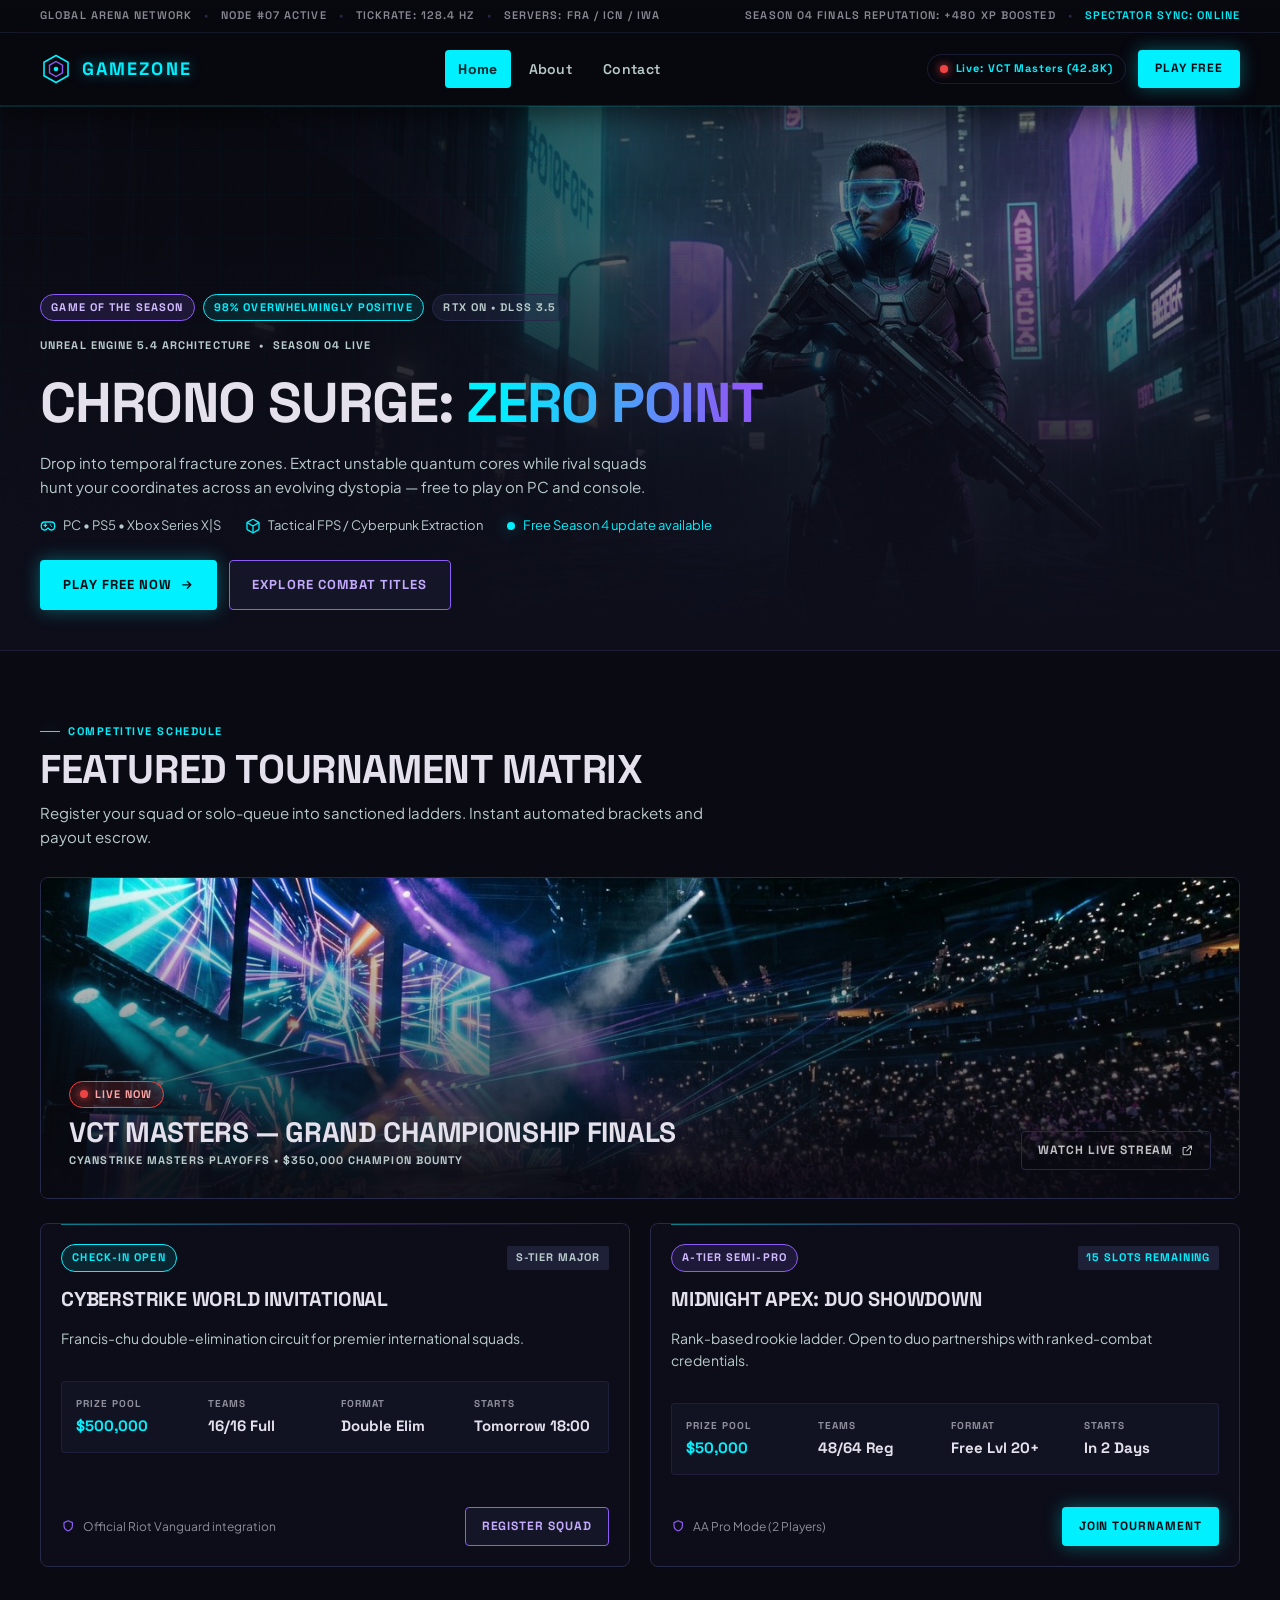
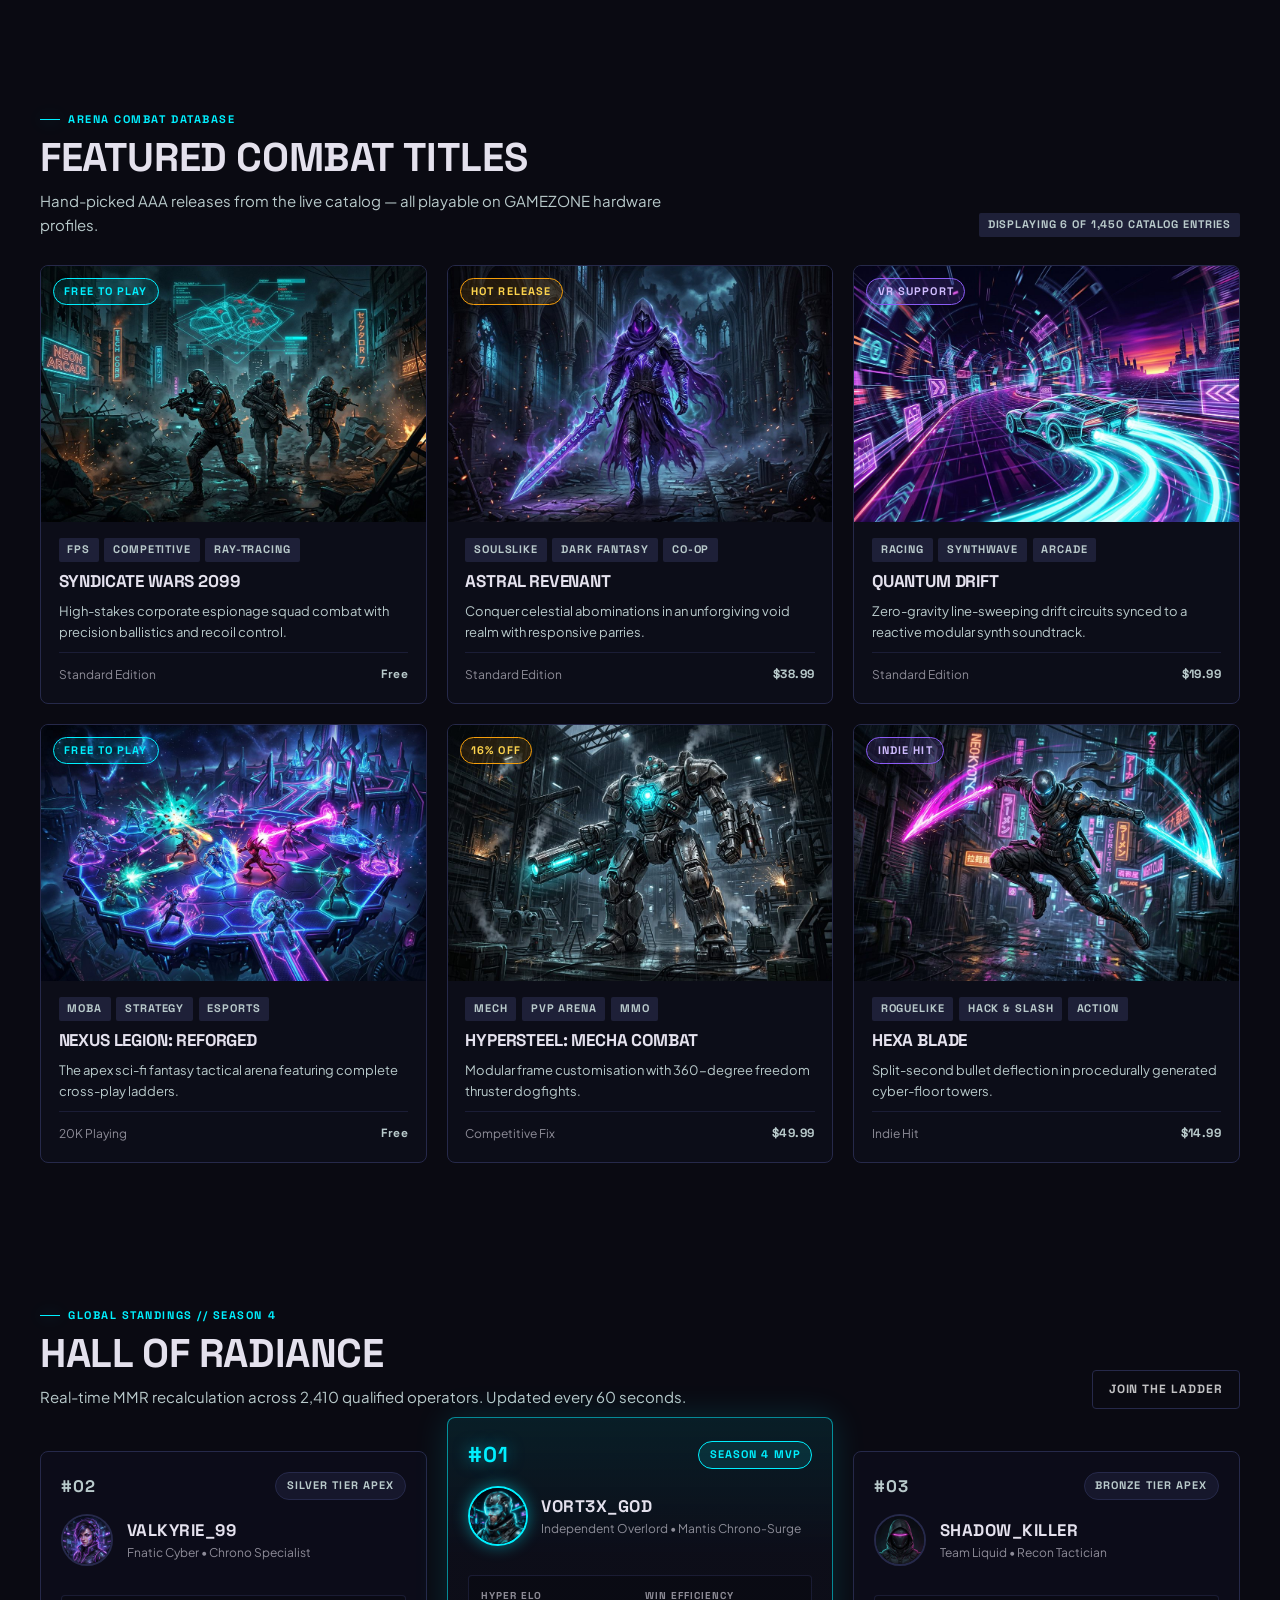
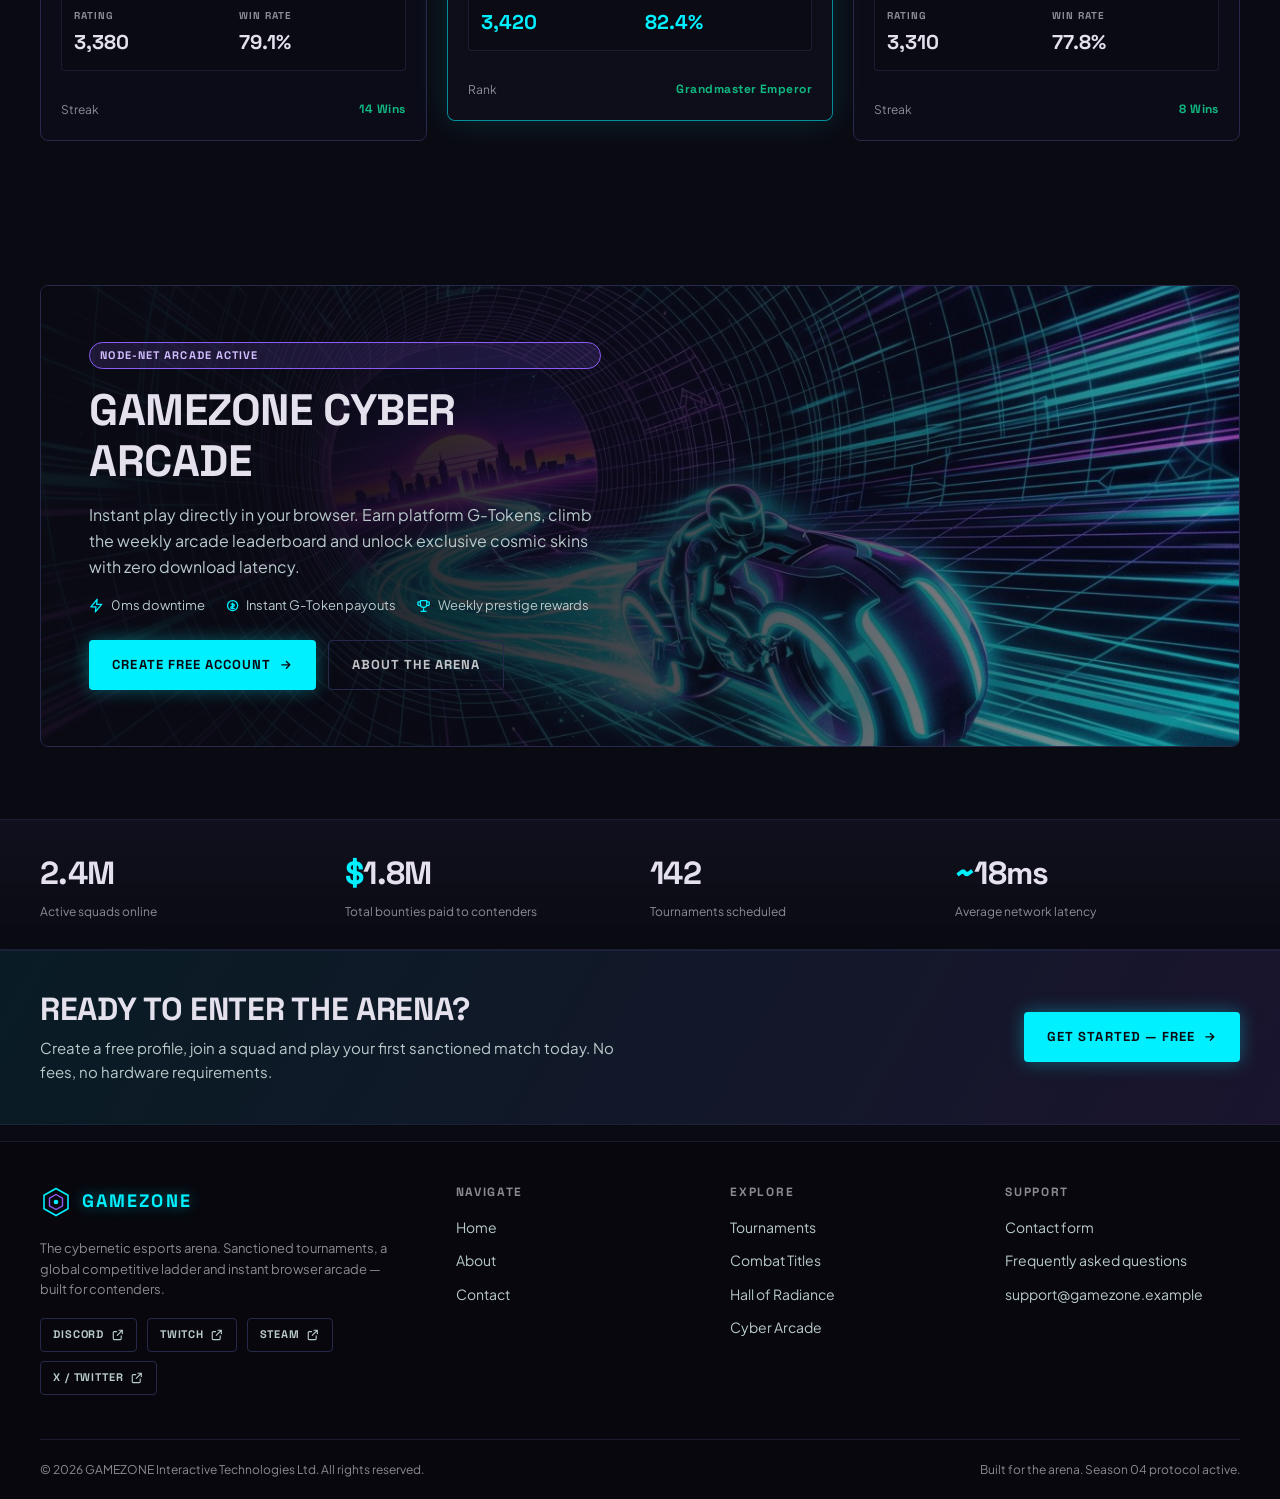
<file: index.html>
<!DOCTYPE html>
<html lang="en">
<head>
  <meta charset="utf-8">
  <meta name="viewport" content="width=device-width, initial-scale=1">
  <title>GAMEZONE — The Cybernetic Esports Arena</title>
  <meta name="description" content="GAMEZONE is the cybernetic esports arena: instant browser arcade, sanctioned tournaments, a 1,450-title combat catalog and a global competitive ladder.">
  <link rel="icon" type="image/svg+xml" href="assets/favicon.svg">
  <link rel="preconnect" href="https://fonts.googleapis.com">
  <link rel="preconnect" href="https://fonts.gstatic.com" crossorigin>
  <link href="https://fonts.googleapis.com/css2?family=Plus+Jakarta+Sans:wght@400;500;600;700&family=Space+Grotesk:wght@500;600;700&display=swap" rel="stylesheet">
  <link rel="stylesheet" href="css/styles.css">
  <script src="js/main.js" defer></script>
</head>
<body>
  <a class="skip-link" href="#main">Skip to main content</a>

  <!-- Utility strip -->
  <div class="topbar">
    <div class="container topbar__inner">
      <div class="topbar__group">
        <span>Global Arena Network</span>
        <span class="topbar__dot">•</span>
        <span>Node #07 Active</span>
        <span class="topbar__dot">•</span>
        <span>Tickrate: 128.4 Hz</span>
        <span class="topbar__dot">•</span>
        <span>Servers: FRA / ICN / IWA</span>
      </div>
      <div class="topbar__group topbar__group--hide-sm">
        <span>Season 04 Finals Reputation: +480 XP Boosted</span>
        <span class="topbar__dot">•</span>
        <span class="topbar__live">Spectator Sync: Online</span>
      </div>
    </div>
  </div>

  <!-- Header -->
  <header class="site-header">
    <div class="container header__inner">
      <a class="brand" href="index.html">
        <svg class="brand__mark" viewBox="0 0 32 32" fill="none" aria-hidden="true">
          <path d="M16 2.5 28 9.25v13.5L16 29.5 4 22.75V9.25Z" stroke="#00F0FF" stroke-width="1.6"/>
          <path d="M16 8.5 22.5 12.25v7.5L16 23.5l-6.5-3.75v-7.5Z" stroke="#8B5CF6" stroke-width="1.4"/>
          <circle cx="16" cy="16" r="2.3" fill="#00F0FF"/>
        </svg>
        <span class="brand__name">Gamezone</span>
      </a>

      <nav class="main-nav" id="main-nav" aria-label="Main navigation">
        <ul>
          <li><a href="index.html" aria-current="page">Home</a></li>
          <li><a href="about.html">About</a></li>
          <li><a href="contact.html">Contact</a></li>
        </ul>
      </nav>

      <div class="header__actions">
        <span class="live-pill"><span class="beacon" aria-hidden="true"></span>Live: VCT Masters (42.8K)</span>
        <a class="btn btn--primary btn--sm header__cta" href="#arcade">Play Free</a>
        <button class="nav-toggle" type="button" aria-expanded="false" aria-controls="main-nav">
          <span class="visually-hidden">Toggle navigation menu</span>
          <svg class="nav-toggle__icon nav-toggle__icon--open" viewBox="0 0 24 24" fill="none" stroke="currentColor" stroke-width="2" stroke-linecap="round" aria-hidden="true">
            <path d="M4 7h16M4 12h16M4 17h16"/>
          </svg>
          <svg class="nav-toggle__icon nav-toggle__icon--close" viewBox="0 0 24 24" fill="none" stroke="currentColor" stroke-width="2" stroke-linecap="round" aria-hidden="true">
            <path d="M6 6l12 12M18 6 6 18"/>
          </svg>
        </button>
      </div>
    </div>
  </header>

  <main id="main">
    <!-- Hero -->
    <section class="hero">
      <div class="hero__bleed container">
        <img class="hero__bg" src="assets/images/hero-chrono-surge.jpg" alt="" loading="eager">
        <div class="hero__scrim" aria-hidden="true"></div>
        <div class="hero__grid-overlay" aria-hidden="true"></div>

        <div class="hero__content">
          <div class="hero__badges">
            <span class="badge badge--violet">Game of the Season</span>
            <span class="badge badge--cyan">98% Overwhelmingly Positive</span>
            <span class="badge">RTX On • DLSS 3.5</span>
          </div>

          <p class="mono text-dim">Unreal Engine 5.4 Architecture &nbsp;•&nbsp; Season 04 Live</p>

          <h1 class="hero__title">Chrono Surge: <span class="hero__accent">Zero Point</span></h1>

          <p class="hero__lead">
            Drop into temporal fracture zones. Extract unstable quantum cores while rival squads
            hunt your coordinates across an evolving dystopia — free to play on PC and console.
          </p>

          <div class="meta-row">
            <span class="meta-row__item">
              <svg viewBox="0 0 24 24" fill="none" stroke="currentColor" stroke-width="2" stroke-linecap="round" stroke-linejoin="round" aria-hidden="true"><path d="M6 11h4M8 9v4M15.5 10.5h.01M17.5 12.5h.01"/><path d="M7 6h10a5 5 0 0 1 5 5v2a5 5 0 0 1-9.2 2.7L12 15l-.8.7A5 5 0 0 1 2 13v-2a5 5 0 0 1 5-5z"/></svg>
              PC • PS5 • Xbox Series X|S
            </span>
            <span class="meta-row__item">
              <svg viewBox="0 0 24 24" fill="none" stroke="currentColor" stroke-width="2" stroke-linecap="round" stroke-linejoin="round" aria-hidden="true"><path d="M21 16V8a2 2 0 0 0-1-1.73l-7-4a2 2 0 0 0-2 0l-7 4A2 2 0 0 0 3 8v8a2 2 0 0 0 1 1.73l7 4a2 2 0 0 0 2 0l7-4A2 2 0 0 0 21 16z"/><path d="M3.3 7 12 12l8.7-5M12 22V12"/></svg>
              Tactical FPS / Cyberpunk Extraction
            </span>
            <span class="meta-row__item meta-row__live">
              <span class="beacon" style="background: var(--cyan); box-shadow: var(--glow-cyan);" aria-hidden="true"></span>
              Free Season 4 update available
            </span>
          </div>

          <div class="hero__actions">
            <a class="btn btn--primary" href="#arcade">
              Play Free Now
              <svg class="btn__icon" viewBox="0 0 24 24" fill="none" stroke="currentColor" stroke-width="2.4" stroke-linecap="round" stroke-linejoin="round" aria-hidden="true"><path d="M5 12h14M13 6l6 6-6 6"/></svg>
            </a>
            <a class="btn btn--secondary" href="#titles">Explore Combat Titles</a>
          </div>
        </div>
      </div>
    </section>

    <!-- Tournaments -->
    <section class="section" id="tournaments">
      <div class="container">
        <div class="section-head">
          <div>
            <p class="eyebrow">Competitive Schedule</p>
            <h2>Featured Tournament Matrix</h2>
            <p class="section-head__lead">
              Register your squad or solo-queue into sanctioned ladders. Instant automated
              brackets and payout escrow.
            </p>
          </div>
        </div>

        <div class="tournament-banner">
          <img src="assets/images/tournament-arena.jpg" alt="A packed esports arena during a championship final, lit by cyan and violet stage lights" loading="lazy">
          <div class="tournament-banner__scrim" aria-hidden="true"></div>
          <div class="tournament-banner__content">
            <div>
              <span class="badge badge--live"><span class="beacon" aria-hidden="true"></span>Live Now</span>
              <h3>VCT Masters — Grand Championship Finals</h3>
              <p class="mono text-dim">Cyanstrike Masters Playoffs • $350,000 Champion Bounty</p>
            </div>
            <a class="btn btn--ghost btn--sm" href="https://www.twitch.tv/" target="_blank" rel="noopener">
              Watch Live Stream
              <span class="visually-hidden">(opens in a new tab)</span>
              <svg class="btn__icon" viewBox="0 0 24 24" fill="none" stroke="currentColor" stroke-width="2" stroke-linecap="round" stroke-linejoin="round" aria-hidden="true"><path d="M14 4h6v6M20 4 11 13"/><path d="M18 14v5a1.5 1.5 0 0 1-1.5 1.5h-11A1.5 1.5 0 0 1 4 19V8a1.5 1.5 0 0 1 1.5-1.5H10"/></svg>
            </a>
          </div>
        </div>

        <div class="t-grid">
          <article class="t-card">
            <div class="t-card__top">
              <span class="badge badge--cyan">Check-In Open</span>
              <span class="chip">S-Tier Major</span>
            </div>
            <h3>Cyberstrike World Invitational</h3>
            <p class="t-card__desc">Francis-chu double-elimination circuit for premier international squads.</p>
            <dl class="t-card__stats">
              <div><dt>Prize Pool</dt><dd class="accent">$500,000</dd></div>
              <div><dt>Teams</dt><dd>16/16 Full</dd></div>
              <div><dt>Format</dt><dd>Double Elim</dd></div>
              <div><dt>Starts</dt><dd>Tomorrow 18:00</dd></div>
            </dl>
            <div class="t-card__foot">
              <span class="t-card__note">
                <svg viewBox="0 0 24 24" fill="none" stroke="currentColor" stroke-width="2" stroke-linecap="round" stroke-linejoin="round" aria-hidden="true"><path d="M12 3l7 3v5c0 4.5-3 7.6-7 9-4-1.4-7-4.5-7-9V6z"/></svg>
                Official Riot Vanguard integration
              </span>
              <a class="btn btn--secondary btn--sm" href="contact.html#contact-form">Register Squad</a>
            </div>
          </article>

          <article class="t-card">
            <div class="t-card__top">
              <span class="badge badge--violet">A-Tier Semi-Pro</span>
              <span class="chip chip--cyan">15 Slots Remaining</span>
            </div>
            <h3>Midnight Apex: Duo Showdown</h3>
            <p class="t-card__desc">Rank-based rookie ladder. Open to duo partnerships with ranked-combat credentials.</p>
            <dl class="t-card__stats">
              <div><dt>Prize Pool</dt><dd class="accent">$50,000</dd></div>
              <div><dt>Teams</dt><dd>48/64 Reg</dd></div>
              <div><dt>Format</dt><dd>Free Lvl 20+</dd></div>
              <div><dt>Starts</dt><dd>In 2 Days</dd></div>
            </dl>
            <div class="t-card__foot">
              <span class="t-card__note">
                <svg viewBox="0 0 24 24" fill="none" stroke="currentColor" stroke-width="2" stroke-linecap="round" stroke-linejoin="round" aria-hidden="true"><path d="M12 3l7 3v5c0 4.5-3 7.6-7 9-4-1.4-7-4.5-7-9V6z"/></svg>
                AA Pro Mode (2 Players)
              </span>
              <a class="btn btn--primary btn--sm" href="contact.html#contact-form">Join Tournament</a>
            </div>
          </article>
        </div>
      </div>
    </section>

    <!-- Combat titles -->
    <section class="section" id="titles">
      <div class="container">
        <div class="section-head">
          <div>
            <p class="eyebrow">Arena Combat Database</p>
            <h2>Featured Combat Titles</h2>
            <p class="section-head__lead">
              Hand-picked AAA releases from the live catalog — all playable on GAMEZONE hardware profiles.
            </p>
          </div>
          <span class="chip">Displaying 6 of 1,450 catalog entries</span>
        </div>

        <div class="game-grid">
          <article class="game-card">
            <div class="game-card__media">
              <img src="assets/images/game-syndicate-wars-2099.jpg" alt="Cover art for Syndicate Wars 2099: armored mercenaries advancing through a ruined neon city" loading="lazy">
              <span class="game-card__tag badge badge--cyan">Free to Play</span>
            </div>
            <div class="game-card__body">
              <div class="game-card__tags">
                <span class="chip">FPS</span><span class="chip">Competitive</span><span class="chip">Ray-Tracing</span>
              </div>
              <h3>Syndicate Wars 2099</h3>
              <p class="game-card__desc">High-stakes corporate espionage squad combat with precision ballistics and recoil control.</p>
              <div class="game-card__foot">
                <span>Standard Edition</span>
                <strong>Free</strong>
              </div>
            </div>
          </article>

          <article class="game-card">
            <div class="game-card__media">
              <img src="assets/images/game-astral-revenant.jpg" alt="Cover art for Astral Revenant: a hooded spectral knight glowing with violet runes" loading="lazy">
              <span class="game-card__tag badge badge--amber">Hot Release</span>
            </div>
            <div class="game-card__body">
              <div class="game-card__tags">
                <span class="chip">Soulslike</span><span class="chip">Dark Fantasy</span><span class="chip">Co-op</span>
              </div>
              <h3>Astral Revenant</h3>
              <p class="game-card__desc">Conquer celestial abominations in an unforgiving void realm with responsive parries.</p>
              <div class="game-card__foot">
                <span>Standard Edition</span>
                <strong>$38.99</strong>
              </div>
            </div>
          </article>

          <article class="game-card">
            <div class="game-card__media">
              <img src="assets/images/game-quantum-drift.jpg" alt="Cover art for Quantum Drift: a hovercar trailing cyan light through a neon tunnel" loading="lazy">
              <span class="game-card__tag badge badge--violet">VR Support</span>
            </div>
            <div class="game-card__body">
              <div class="game-card__tags">
                <span class="chip">Racing</span><span class="chip">Synthwave</span><span class="chip">Arcade</span>
              </div>
              <h3>Quantum Drift</h3>
              <p class="game-card__desc">Zero-gravity line-sweeping drift circuits synced to a reactive modular synth soundtrack.</p>
              <div class="game-card__foot">
                <span>Standard Edition</span>
                <strong>$19.99</strong>
              </div>
            </div>
          </article>

          <article class="game-card">
            <div class="game-card__media">
              <img src="assets/images/game-nexus-legion-reforged.jpg" alt="Cover art for Nexus Legion Reforged: champions clashing in a glowing hexagonal arena" loading="lazy">
              <span class="game-card__tag badge badge--cyan">Free to Play</span>
            </div>
            <div class="game-card__body">
              <div class="game-card__tags">
                <span class="chip">MOBA</span><span class="chip">Strategy</span><span class="chip">Esports</span>
              </div>
              <h3>Nexus Legion: Reforged</h3>
              <p class="game-card__desc">The apex sci-fi fantasy tactical arena featuring complete cross-play ladders.</p>
              <div class="game-card__foot">
                <span>20K Playing</span>
                <strong>Free</strong>
              </div>
            </div>
          </article>

          <article class="game-card">
            <div class="game-card__media">
              <img src="assets/images/game-hypersteel-mecha-combat.jpg" alt="Cover art for Hypersteel: a chrome battle mech with a glowing reactor core in a hangar" loading="lazy">
              <span class="game-card__tag badge badge--amber">16% Off</span>
            </div>
            <div class="game-card__body">
              <div class="game-card__tags">
                <span class="chip">Mech</span><span class="chip">PVP Arena</span><span class="chip">MMO</span>
              </div>
              <h3>Hypersteel: Mecha Combat</h3>
              <p class="game-card__desc">Modular frame customisation with 360-degree freedom thruster dogfights.</p>
              <div class="game-card__foot">
                <span>Competitive Fix</span>
                <strong>$49.99</strong>
              </div>
            </div>
          </article>

          <article class="game-card">
            <div class="game-card__media">
              <img src="assets/images/game-hexa-blade.jpg" alt="Cover art for Hexa Blade: a masked cyber-ninja leaping with glowing energy blades" loading="lazy">
              <span class="game-card__tag badge badge--violet">Indie Hit</span>
            </div>
            <div class="game-card__body">
              <div class="game-card__tags">
                <span class="chip">Roguelike</span><span class="chip">Hack &amp; Slash</span><span class="chip">Action</span>
              </div>
              <h3>Hexa Blade</h3>
              <p class="game-card__desc">Split-second bullet deflection in procedurally generated cyber-floor towers.</p>
              <div class="game-card__foot">
                <span>Indie Hit</span>
                <strong>$14.99</strong>
              </div>
            </div>
          </article>
        </div>
      </div>
    </section>

    <!-- Leaderboard -->
    <section class="section" id="leaderboard">
      <div class="container">
        <div class="section-head">
          <div>
            <p class="eyebrow">Global Standings // Season 4</p>
            <h2>Hall of Radiance</h2>
            <p class="section-head__lead">
              Real-time MMR recalculation across 2,410 qualified operators. Updated every 60 seconds.
            </p>
          </div>
          <a class="btn btn--ghost btn--sm" href="contact.html#contact-form">Join the Ladder</a>
        </div>

        <div class="podium">
          <article class="podium-card">
            <div class="podium-card__top">
              <span class="podium-card__rank">#02</span>
              <span class="badge">Silver Tier Apex</span>
            </div>
            <div class="podium-card__player">
              <img class="podium-card__avatar" src="assets/images/avatar-valkyrie.jpg" alt="Player portrait of Valkyrie_99" loading="lazy">
              <div>
                <p class="podium-card__name">Valkyrie_99</p>
                <p class="podium-card__clan">Fnatic Cyber • Chrono Specialist</p>
              </div>
            </div>
            <dl class="podium-stats">
              <div><dt>Rating</dt><dd>3,380</dd></div>
              <div><dt>Win Rate</dt><dd>79.1%</dd></div>
            </dl>
            <p class="podium-card__streak">Streak <strong>14 Wins</strong></p>
          </article>

          <article class="podium-card podium-card--first">
            <div class="podium-card__top">
              <span class="podium-card__rank">#01</span>
              <span class="badge badge--cyan">Season 4 MVP</span>
            </div>
            <div class="podium-card__player">
              <img class="podium-card__avatar" src="assets/images/avatar-vort3x.jpg" alt="Player portrait of Vort3x_God wearing a glowing visor helmet" loading="lazy">
              <div>
                <p class="podium-card__name">Vort3x_God</p>
                <p class="podium-card__clan">Independent Overlord • Mantis Chrono-Surge</p>
              </div>
            </div>
            <dl class="podium-stats">
              <div><dt>Hyper ELO</dt><dd>3,420</dd></div>
              <div><dt>Win Efficiency</dt><dd>82.4%</dd></div>
            </dl>
            <p class="podium-card__streak">Rank <strong>Grandmaster Emperor</strong></p>
          </article>

          <article class="podium-card">
            <div class="podium-card__top">
              <span class="podium-card__rank">#03</span>
              <span class="badge">Bronze Tier Apex</span>
            </div>
            <div class="podium-card__player">
              <img class="podium-card__avatar" src="assets/images/avatar-shadowkiller.jpg" alt="Player portrait of Shadow_Killer wearing a masked hood" loading="lazy">
              <div>
                <p class="podium-card__name">Shadow_Killer</p>
                <p class="podium-card__clan">Team Liquid • Recon Tactician</p>
              </div>
            </div>
            <dl class="podium-stats">
              <div><dt>Rating</dt><dd>3,310</dd></div>
              <div><dt>Win Rate</dt><dd>77.8%</dd></div>
            </dl>
            <p class="podium-card__streak">Streak <strong>8 Wins</strong></p>
          </article>
        </div>
      </div>
    </section>

    <!-- Arcade -->
    <section class="section" id="arcade">
      <div class="container">
        <div class="arcade-banner">
          <img class="arcade-banner__bg" src="assets/images/arcade-neon.jpg" alt="" loading="lazy">
          <div class="arcade-banner__scrim" aria-hidden="true"></div>
          <div class="arcade-banner__content">
            <span class="badge badge--violet">Node-Net Arcade Active</span>
            <h2>Gamezone Cyber Arcade</h2>
            <p class="text-dim">
              Instant play directly in your browser. Earn platform G-Tokens, climb the weekly
              arcade leaderboard and unlock exclusive cosmic skins with zero download latency.
            </p>
            <div class="feature-chips">
              <span>
                <svg viewBox="0 0 24 24" fill="none" stroke="currentColor" stroke-width="2" stroke-linecap="round" stroke-linejoin="round" aria-hidden="true"><path d="M13 2 3 14h8l-1 8 10-12h-8l1-8z"/></svg>
                0ms downtime
              </span>
              <span>
                <svg viewBox="0 0 24 24" fill="none" stroke="currentColor" stroke-width="2" stroke-linecap="round" stroke-linejoin="round" aria-hidden="true"><circle cx="12" cy="12" r="8"/><path d="M12 8v8M9.5 9.8h3.6a1.7 1.7 0 0 1 0 3.4h-2.2a1.7 1.7 0 0 0 0 3.4h3.6"/></svg>
                Instant G-Token payouts
              </span>
              <span>
                <svg viewBox="0 0 24 24" fill="none" stroke="currentColor" stroke-width="2" stroke-linecap="round" stroke-linejoin="round" aria-hidden="true"><path d="M8 21h8M12 17v4M7 4h10v6a5 5 0 0 1-10 0V4z"/><path d="M7 6H4a1 1 0 0 0-1 1v2a3 3 0 0 0 3 3M17 6h3a1 1 0 0 1 1 1v2a3 3 0 0 1-3 3"/></svg>
                Weekly prestige rewards
              </span>
            </div>
            <div class="hero__actions">
              <a class="btn btn--primary" href="contact.html#contact-form">
                Create Free Account
                <svg class="btn__icon" viewBox="0 0 24 24" fill="none" stroke="currentColor" stroke-width="2.4" stroke-linecap="round" stroke-linejoin="round" aria-hidden="true"><path d="M5 12h14M13 6l6 6-6 6"/></svg>
              </a>
              <a class="btn btn--ghost" href="about.html">About the Arena</a>
            </div>
          </div>
        </div>
      </div>
    </section>

    <!-- Stats -->
    <section class="stat-strip" aria-label="Platform statistics">
      <div class="container stat-strip__grid">
        <div class="stat">
          <p class="stat__value">2.4M</p>
          <p class="stat__label">Active squads online</p>
        </div>
        <div class="stat">
          <p class="stat__value"><em>$</em>1.8M</p>
          <p class="stat__label">Total bounties paid to contenders</p>
        </div>
        <div class="stat">
          <p class="stat__value">142</p>
          <p class="stat__label">Tournaments scheduled</p>
        </div>
        <div class="stat">
          <p class="stat__value"><em>~</em>18ms</p>
          <p class="stat__label">Average network latency</p>
        </div>
      </div>
    </section>

    <!-- Closing CTA -->
    <section class="cta-band">
      <div class="container cta-band__inner">
        <div>
          <h2>Ready to Enter the Arena?</h2>
          <p>Create a free profile, join a squad and play your first sanctioned match today. No fees, no hardware requirements.</p>
        </div>
        <a class="btn btn--primary" href="contact.html#contact-form">
          Get Started — Free
          <svg class="btn__icon" viewBox="0 0 24 24" fill="none" stroke="currentColor" stroke-width="2.4" stroke-linecap="round" stroke-linejoin="round" aria-hidden="true"><path d="M5 12h14M13 6l6 6-6 6"/></svg>
        </a>
      </div>
    </section>
  </main>

  <!-- Footer -->
  <footer class="site-footer">
    <div class="container">
      <div class="footer-grid">
        <div class="footer-brand">
          <a class="brand" href="index.html">
            <svg class="brand__mark" viewBox="0 0 32 32" fill="none" aria-hidden="true">
              <path d="M16 2.5 28 9.25v13.5L16 29.5 4 22.75V9.25Z" stroke="#00F0FF" stroke-width="1.6"/>
              <path d="M16 8.5 22.5 12.25v7.5L16 23.5l-6.5-3.75v-7.5Z" stroke="#8B5CF6" stroke-width="1.4"/>
              <circle cx="16" cy="16" r="2.3" fill="#00F0FF"/>
            </svg>
            <span class="brand__name">Gamezone</span>
          </a>
          <p>The cybernetic esports arena. Sanctioned tournaments, a global competitive ladder and instant browser arcade — built for contenders.</p>
          <div class="footer-social">
            <a href="https://discord.com/" target="_blank" rel="noopener">
              Discord
              <span class="visually-hidden">(opens in a new tab)</span>
              <svg viewBox="0 0 24 24" fill="none" stroke="currentColor" stroke-width="2" stroke-linecap="round" stroke-linejoin="round" aria-hidden="true"><path d="M14 4h6v6M20 4 11 13"/><path d="M18 14v5a1.5 1.5 0 0 1-1.5 1.5h-11A1.5 1.5 0 0 1 4 19V8a1.5 1.5 0 0 1 1.5-1.5H10"/></svg>
            </a>
            <a href="https://www.twitch.tv/" target="_blank" rel="noopener">
              Twitch
              <span class="visually-hidden">(opens in a new tab)</span>
              <svg viewBox="0 0 24 24" fill="none" stroke="currentColor" stroke-width="2" stroke-linecap="round" stroke-linejoin="round" aria-hidden="true"><path d="M14 4h6v6M20 4 11 13"/><path d="M18 14v5a1.5 1.5 0 0 1-1.5 1.5h-11A1.5 1.5 0 0 1 4 19V8a1.5 1.5 0 0 1 1.5-1.5H10"/></svg>
            </a>
            <a href="https://steamcommunity.com/" target="_blank" rel="noopener">
              Steam
              <span class="visually-hidden">(opens in a new tab)</span>
              <svg viewBox="0 0 24 24" fill="none" stroke="currentColor" stroke-width="2" stroke-linecap="round" stroke-linejoin="round" aria-hidden="true"><path d="M14 4h6v6M20 4 11 13"/><path d="M18 14v5a1.5 1.5 0 0 1-1.5 1.5h-11A1.5 1.5 0 0 1 4 19V8a1.5 1.5 0 0 1 1.5-1.5H10"/></svg>
            </a>
            <a href="https://x.com/" target="_blank" rel="noopener">
              X / Twitter
              <span class="visually-hidden">(opens in a new tab)</span>
              <svg viewBox="0 0 24 24" fill="none" stroke="currentColor" stroke-width="2" stroke-linecap="round" stroke-linejoin="round" aria-hidden="true"><path d="M14 4h6v6M20 4 11 13"/><path d="M18 14v5a1.5 1.5 0 0 1-1.5 1.5h-11A1.5 1.5 0 0 1 4 19V8a1.5 1.5 0 0 1 1.5-1.5H10"/></svg>
            </a>
          </div>
        </div>

        <nav class="footer-col" aria-label="Footer navigation">
          <h2>Navigate</h2>
          <ul>
            <li><a href="index.html">Home</a></li>
            <li><a href="about.html">About</a></li>
            <li><a href="contact.html">Contact</a></li>
          </ul>
        </nav>

        <nav class="footer-col" aria-label="Explore sections">
          <h2>Explore</h2>
          <ul>
            <li><a href="index.html#tournaments">Tournaments</a></li>
            <li><a href="index.html#titles">Combat Titles</a></li>
            <li><a href="index.html#leaderboard">Hall of Radiance</a></li>
            <li><a href="index.html#arcade">Cyber Arcade</a></li>
          </ul>
        </nav>

        <nav class="footer-col" aria-label="Support links">
          <h2>Support</h2>
          <ul>
            <li><a href="contact.html#contact-form">Contact form</a></li>
            <li><a href="contact.html#faq">Frequently asked questions</a></li>
            <li><a href="mailto:support@gamezone.example">support@gamezone.example</a></li>
          </ul>
        </nav>
      </div>

      <div class="footer-bottom">
        <p>© <span data-year>2026</span> GAMEZONE Interactive Technologies Ltd. All rights reserved.</p>
        <p>Built for the arena. Season 04 protocol active.</p>
      </div>
    </div>
  </footer>
</body>
</html>
</file>
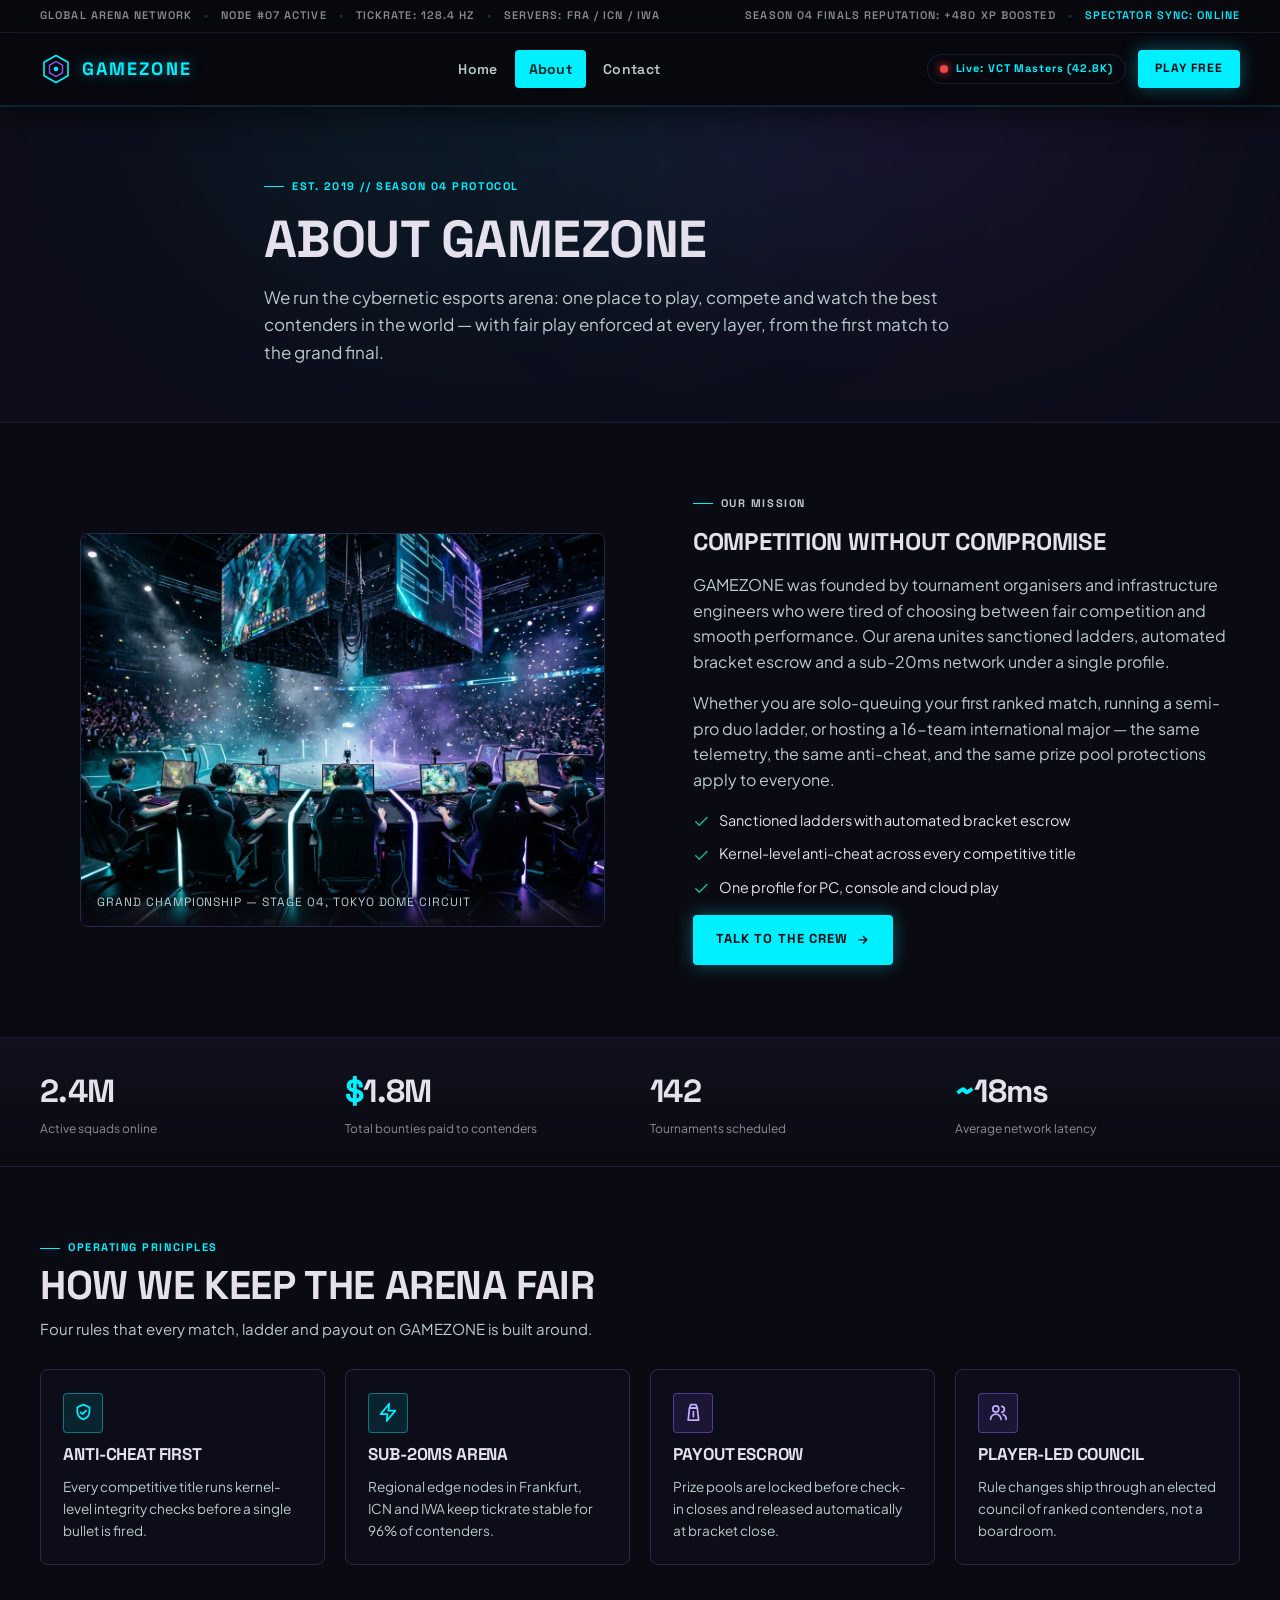
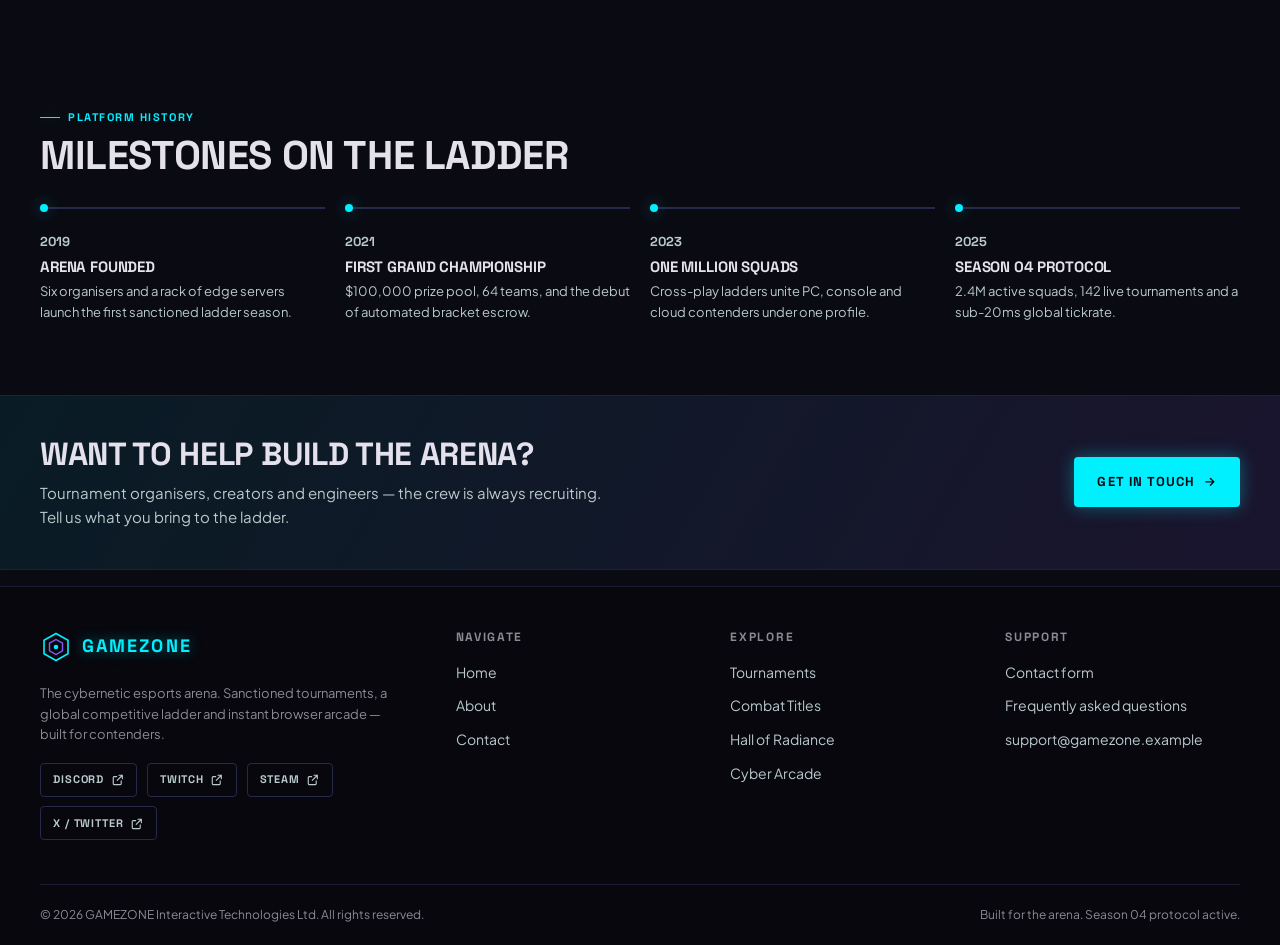
<file: about.html>
<!DOCTYPE html>
<html lang="en">
<head>
  <meta charset="utf-8">
  <meta name="viewport" content="width=device-width, initial-scale=1">
  <title>About — GAMEZONE Cybernetic Esports Arena</title>
  <meta name="description" content="Learn about GAMEZONE: who we are, how we keep the arena fair, and the milestones behind the cybernetic esports platform.">
  <link rel="icon" type="image/svg+xml" href="assets/favicon.svg">
  <link rel="preconnect" href="https://fonts.googleapis.com">
  <link rel="preconnect" href="https://fonts.gstatic.com" crossorigin>
  <link href="https://fonts.googleapis.com/css2?family=Plus+Jakarta+Sans:wght@400;500;600;700&family=Space+Grotesk:wght@500;600;700&display=swap" rel="stylesheet">
  <link rel="stylesheet" href="css/styles.css">
  <script src="js/main.js" defer></script>
</head>
<body>
  <a class="skip-link" href="#main">Skip to main content</a>

  <!-- Utility strip -->
  <div class="topbar">
    <div class="container topbar__inner">
      <div class="topbar__group">
        <span>Global Arena Network</span>
        <span class="topbar__dot">•</span>
        <span>Node #07 Active</span>
        <span class="topbar__dot">•</span>
        <span>Tickrate: 128.4 Hz</span>
        <span class="topbar__dot">•</span>
        <span>Servers: FRA / ICN / IWA</span>
      </div>
      <div class="topbar__group topbar__group--hide-sm">
        <span>Season 04 Finals Reputation: +480 XP Boosted</span>
        <span class="topbar__dot">•</span>
        <span class="topbar__live">Spectator Sync: Online</span>
      </div>
    </div>
  </div>

  <!-- Header -->
  <header class="site-header">
    <div class="container header__inner">
      <a class="brand" href="index.html">
        <svg class="brand__mark" viewBox="0 0 32 32" fill="none" aria-hidden="true">
          <path d="M16 2.5 28 9.25v13.5L16 29.5 4 22.75V9.25Z" stroke="#00F0FF" stroke-width="1.6"/>
          <path d="M16 8.5 22.5 12.25v7.5L16 23.5l-6.5-3.75v-7.5Z" stroke="#8B5CF6" stroke-width="1.4"/>
          <circle cx="16" cy="16" r="2.3" fill="#00F0FF"/>
        </svg>
        <span class="brand__name">Gamezone</span>
      </a>

      <nav class="main-nav" id="main-nav" aria-label="Main navigation">
        <ul>
          <li><a href="index.html">Home</a></li>
          <li><a href="about.html" aria-current="page">About</a></li>
          <li><a href="contact.html">Contact</a></li>
        </ul>
      </nav>

      <div class="header__actions">
        <span class="live-pill"><span class="beacon" aria-hidden="true"></span>Live: VCT Masters (42.8K)</span>
        <a class="btn btn--primary btn--sm header__cta" href="index.html#arcade">Play Free</a>
        <button class="nav-toggle" type="button" aria-expanded="false" aria-controls="main-nav">
          <span class="visually-hidden">Toggle navigation menu</span>
          <svg class="nav-toggle__icon nav-toggle__icon--open" viewBox="0 0 24 24" fill="none" stroke="currentColor" stroke-width="2" stroke-linecap="round" aria-hidden="true">
            <path d="M4 7h16M4 12h16M4 17h16"/>
          </svg>
          <svg class="nav-toggle__icon nav-toggle__icon--close" viewBox="0 0 24 24" fill="none" stroke="currentColor" stroke-width="2" stroke-linecap="round" aria-hidden="true">
            <path d="M6 6l12 12M18 6 6 18"/>
          </svg>
        </button>
      </div>
    </div>
  </header>

  <main id="main">
    <!-- Page hero -->
    <section class="page-hero">
      <div class="glow-aura" aria-hidden="true"></div>
      <div class="container page-hero__inner">
        <p class="eyebrow">Est. 2019 // Season 04 Protocol</p>
        <h1>About Gamezone</h1>
        <p class="page-hero__lead">
          We run the cybernetic esports arena: one place to play, compete and watch the best
          contenders in the world — with fair play enforced at every layer, from the first
          match to the grand final.
        </p>
      </div>
    </section>

    <!-- Mission -->
    <section class="section" id="mission">
      <div class="container">
        <div class="split">
          <figure class="split__media">
            <img src="assets/images/about-team-stage.jpg" alt="Professional esports players competing at glowing gaming stations during a championship final" loading="lazy">
            <figcaption>Grand Championship — Stage 04, Tokyo Dome Circuit</figcaption>
          </figure>
          <div class="split__body">
            <p class="eyebrow">Our Mission</p>
            <h2>Competition Without Compromise</h2>
            <p>
              GAMEZONE was founded by tournament organisers and infrastructure engineers who
              were tired of choosing between fair competition and smooth performance. Our
              arena unites sanctioned ladders, automated bracket escrow and a sub-20ms
              network under a single profile.
            </p>
            <p>
              Whether you are solo-queuing your first ranked match, running a semi-pro duo
              ladder, or hosting a 16-team international major — the same telemetry, the same
              anti-cheat, and the same prize pool protections apply to everyone.
            </p>
            <ul class="trust-list">
              <li>
                <svg viewBox="0 0 24 24" fill="none" stroke="currentColor" stroke-width="2.2" stroke-linecap="round" stroke-linejoin="round" aria-hidden="true"><path d="M4 12.5 9 17.5 20 6.5"/></svg>
                Sanctioned ladders with automated bracket escrow
              </li>
              <li>
                <svg viewBox="0 0 24 24" fill="none" stroke="currentColor" stroke-width="2.2" stroke-linecap="round" stroke-linejoin="round" aria-hidden="true"><path d="M4 12.5 9 17.5 20 6.5"/></svg>
                Kernel-level anti-cheat across every competitive title
              </li>
              <li>
                <svg viewBox="0 0 24 24" fill="none" stroke="currentColor" stroke-width="2.2" stroke-linecap="round" stroke-linejoin="round" aria-hidden="true"><path d="M4 12.5 9 17.5 20 6.5"/></svg>
                One profile for PC, console and cloud play
              </li>
            </ul>
            <div>
              <a class="btn btn--primary" href="contact.html#contact-form">
                Talk to the Crew
                <svg class="btn__icon" viewBox="0 0 24 24" fill="none" stroke="currentColor" stroke-width="2.4" stroke-linecap="round" stroke-linejoin="round" aria-hidden="true"><path d="M5 12h14M13 6l6 6-6 6"/></svg>
              </a>
            </div>
          </div>
        </div>
      </div>
    </section>

    <!-- Stats -->
    <section class="stat-strip" aria-label="Platform statistics">
      <div class="container stat-strip__grid">
        <div class="stat">
          <p class="stat__value">2.4M</p>
          <p class="stat__label">Active squads online</p>
        </div>
        <div class="stat">
          <p class="stat__value"><em>$</em>1.8M</p>
          <p class="stat__label">Total bounties paid to contenders</p>
        </div>
        <div class="stat">
          <p class="stat__value">142</p>
          <p class="stat__label">Tournaments scheduled</p>
        </div>
        <div class="stat">
          <p class="stat__value"><em>~</em>18ms</p>
          <p class="stat__label">Average network latency</p>
        </div>
      </div>
    </section>

    <!-- Values -->
    <section class="section" id="values">
      <div class="container">
        <div class="section-head">
          <div>
            <p class="eyebrow">Operating Principles</p>
            <h2>How We Keep the Arena Fair</h2>
            <p class="section-head__lead">
              Four rules that every match, ladder and payout on GAMEZONE is built around.
            </p>
          </div>
        </div>

        <div class="value-grid">
          <article class="value-card">
            <span class="value-card__icon">
              <svg viewBox="0 0 24 24" fill="none" stroke="currentColor" stroke-width="2" stroke-linecap="round" stroke-linejoin="round" aria-hidden="true"><path d="M12 3l7 3v5c0 4.5-3 7.6-7 9-4-1.4-7-4.5-7-9V6z"/><path d="M9 12l2 2 4-4"/></svg>
            </span>
            <h3>Anti-Cheat First</h3>
            <p>Every competitive title runs kernel-level integrity checks before a single bullet is fired.</p>
          </article>

          <article class="value-card">
            <span class="value-card__icon">
              <svg viewBox="0 0 24 24" fill="none" stroke="currentColor" stroke-width="2" stroke-linecap="round" stroke-linejoin="round" aria-hidden="true"><path d="M13 2 3 14h8l-1 8 10-12h-8l1-8z"/></svg>
            </span>
            <h3>Sub-20ms Arena</h3>
            <p>Regional edge nodes in Frankfurt, ICN and IWA keep tickrate stable for 96% of contenders.</p>
          </article>

          <article class="value-card value-card--violet">
            <span class="value-card__icon">
              <svg viewBox="0 0 24 24" fill="none" stroke="currentColor" stroke-width="2" stroke-linecap="round" stroke-linejoin="round" aria-hidden="true"><path d="M9 3h6l1.5 4H7.5z"/><path d="M7.5 7h9L18 21H6z"/><path d="M12 11v6"/></svg>
            </span>
            <h3>Payout Escrow</h3>
            <p>Prize pools are locked before check-in closes and released automatically at bracket close.</p>
          </article>

          <article class="value-card value-card--violet">
            <span class="value-card__icon">
              <svg viewBox="0 0 24 24" fill="none" stroke="currentColor" stroke-width="2" stroke-linecap="round" stroke-linejoin="round" aria-hidden="true"><circle cx="9" cy="8" r="3.5"/><path d="M3 20a6 6 0 0 1 12 0"/><path d="M16 5a3.5 3.5 0 0 1 0 6.9M17.5 14.4A6 6 0 0 1 21 20"/></svg>
            </span>
            <h3>Player-Led Council</h3>
            <p>Rule changes ship through an elected council of ranked contenders, not a boardroom.</p>
          </article>
        </div>
      </div>
    </section>

    <!-- Milestones -->
    <section class="section" id="milestones">
      <div class="container">
        <div class="section-head">
          <div>
            <p class="eyebrow">Platform History</p>
            <h2>Milestones on the Ladder</h2>
          </div>
        </div>

        <div class="timeline">
          <div class="timeline__item">
            <p class="timeline__year">2019</p>
            <h3>Arena Founded</h3>
            <p>Six organisers and a rack of edge servers launch the first sanctioned ladder season.</p>
          </div>
          <div class="timeline__item">
            <p class="timeline__year">2021</p>
            <h3>First Grand Championship</h3>
            <p>$100,000 prize pool, 64 teams, and the debut of automated bracket escrow.</p>
          </div>
          <div class="timeline__item">
            <p class="timeline__year">2023</p>
            <h3>One Million Squads</h3>
            <p>Cross-play ladders unite PC, console and cloud contenders under one profile.</p>
          </div>
          <div class="timeline__item">
            <p class="timeline__year">2025</p>
            <h3>Season 04 Protocol</h3>
            <p>2.4M active squads, 142 live tournaments and a sub-20ms global tickrate.</p>
          </div>
        </div>
      </div>
    </section>

    <!-- Closing CTA -->
    <section class="cta-band">
      <div class="container cta-band__inner">
        <div>
          <h2>Want to Help Build the Arena?</h2>
          <p>Tournament organisers, creators and engineers — the crew is always recruiting. Tell us what you bring to the ladder.</p>
        </div>
        <a class="btn btn--primary" href="contact.html#contact-form">
          Get in Touch
          <svg class="btn__icon" viewBox="0 0 24 24" fill="none" stroke="currentColor" stroke-width="2.4" stroke-linecap="round" stroke-linejoin="round" aria-hidden="true"><path d="M5 12h14M13 6l6 6-6 6"/></svg>
        </a>
      </div>
    </section>
  </main>

  <!-- Footer -->
  <footer class="site-footer">
    <div class="container">
      <div class="footer-grid">
        <div class="footer-brand">
          <a class="brand" href="index.html">
            <svg class="brand__mark" viewBox="0 0 32 32" fill="none" aria-hidden="true">
              <path d="M16 2.5 28 9.25v13.5L16 29.5 4 22.75V9.25Z" stroke="#00F0FF" stroke-width="1.6"/>
              <path d="M16 8.5 22.5 12.25v7.5L16 23.5l-6.5-3.75v-7.5Z" stroke="#8B5CF6" stroke-width="1.4"/>
              <circle cx="16" cy="16" r="2.3" fill="#00F0FF"/>
            </svg>
            <span class="brand__name">Gamezone</span>
          </a>
          <p>The cybernetic esports arena. Sanctioned tournaments, a global competitive ladder and instant browser arcade — built for contenders.</p>
          <div class="footer-social">
            <a href="https://discord.com/" target="_blank" rel="noopener">
              Discord
              <span class="visually-hidden">(opens in a new tab)</span>
              <svg viewBox="0 0 24 24" fill="none" stroke="currentColor" stroke-width="2" stroke-linecap="round" stroke-linejoin="round" aria-hidden="true"><path d="M14 4h6v6M20 4 11 13"/><path d="M18 14v5a1.5 1.5 0 0 1-1.5 1.5h-11A1.5 1.5 0 0 1 4 19V8a1.5 1.5 0 0 1 1.5-1.5H10"/></svg>
            </a>
            <a href="https://www.twitch.tv/" target="_blank" rel="noopener">
              Twitch
              <span class="visually-hidden">(opens in a new tab)</span>
              <svg viewBox="0 0 24 24" fill="none" stroke="currentColor" stroke-width="2" stroke-linecap="round" stroke-linejoin="round" aria-hidden="true"><path d="M14 4h6v6M20 4 11 13"/><path d="M18 14v5a1.5 1.5 0 0 1-1.5 1.5h-11A1.5 1.5 0 0 1 4 19V8a1.5 1.5 0 0 1 1.5-1.5H10"/></svg>
            </a>
            <a href="https://steamcommunity.com/" target="_blank" rel="noopener">
              Steam
              <span class="visually-hidden">(opens in a new tab)</span>
              <svg viewBox="0 0 24 24" fill="none" stroke="currentColor" stroke-width="2" stroke-linecap="round" stroke-linejoin="round" aria-hidden="true"><path d="M14 4h6v6M20 4 11 13"/><path d="M18 14v5a1.5 1.5 0 0 1-1.5 1.5h-11A1.5 1.5 0 0 1 4 19V8a1.5 1.5 0 0 1 1.5-1.5H10"/></svg>
            </a>
            <a href="https://x.com/" target="_blank" rel="noopener">
              X / Twitter
              <span class="visually-hidden">(opens in a new tab)</span>
              <svg viewBox="0 0 24 24" fill="none" stroke="currentColor" stroke-width="2" stroke-linecap="round" stroke-linejoin="round" aria-hidden="true"><path d="M14 4h6v6M20 4 11 13"/><path d="M18 14v5a1.5 1.5 0 0 1-1.5 1.5h-11A1.5 1.5 0 0 1 4 19V8a1.5 1.5 0 0 1 1.5-1.5H10"/></svg>
            </a>
          </div>
        </div>

        <nav class="footer-col" aria-label="Footer navigation">
          <h2>Navigate</h2>
          <ul>
            <li><a href="index.html">Home</a></li>
            <li><a href="about.html">About</a></li>
            <li><a href="contact.html">Contact</a></li>
          </ul>
        </nav>

        <nav class="footer-col" aria-label="Explore sections">
          <h2>Explore</h2>
          <ul>
            <li><a href="index.html#tournaments">Tournaments</a></li>
            <li><a href="index.html#titles">Combat Titles</a></li>
            <li><a href="index.html#leaderboard">Hall of Radiance</a></li>
            <li><a href="index.html#arcade">Cyber Arcade</a></li>
          </ul>
        </nav>

        <nav class="footer-col" aria-label="Support links">
          <h2>Support</h2>
          <ul>
            <li><a href="contact.html#contact-form">Contact form</a></li>
            <li><a href="contact.html#faq">Frequently asked questions</a></li>
            <li><a href="mailto:support@gamezone.example">support@gamezone.example</a></li>
          </ul>
        </nav>
      </div>

      <div class="footer-bottom">
        <p>© <span data-year>2026</span> GAMEZONE Interactive Technologies Ltd. All rights reserved.</p>
        <p>Built for the arena. Season 04 protocol active.</p>
      </div>
    </div>
  </footer>
</body>
</html>
</file>
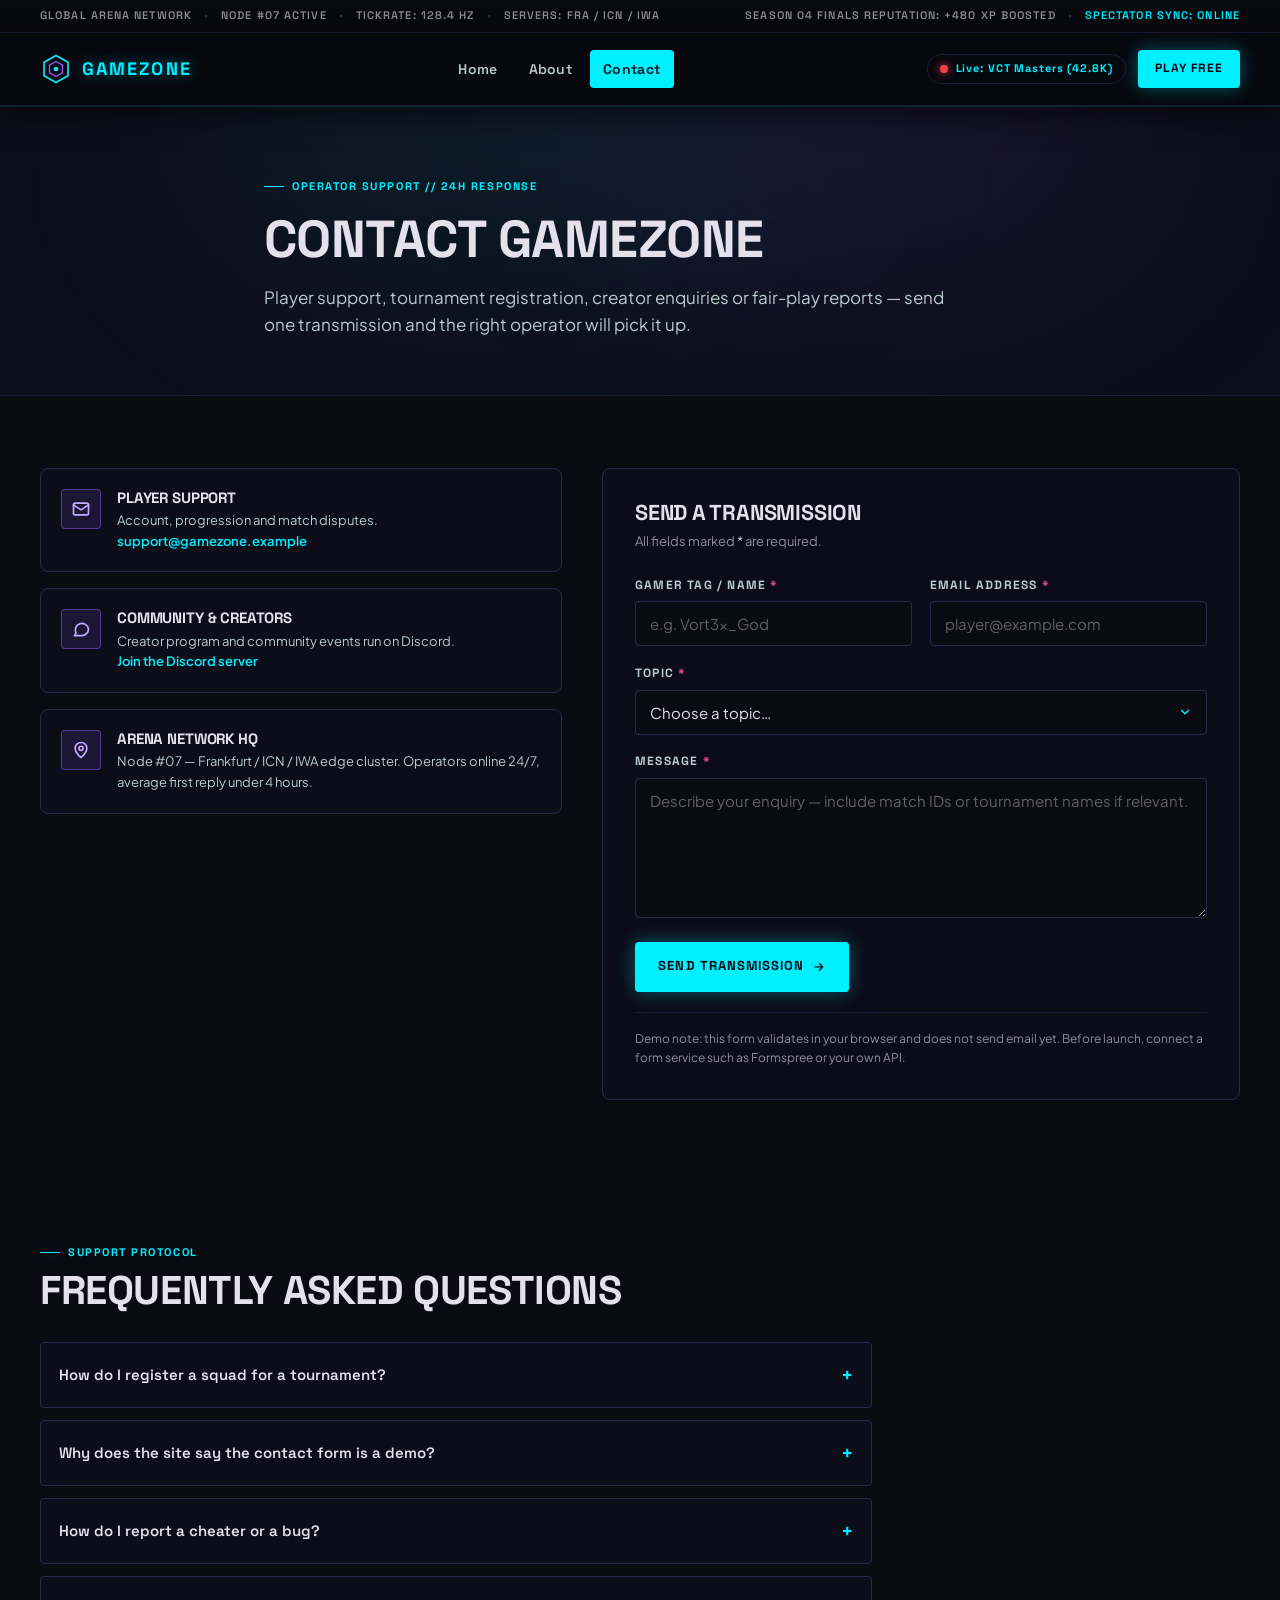
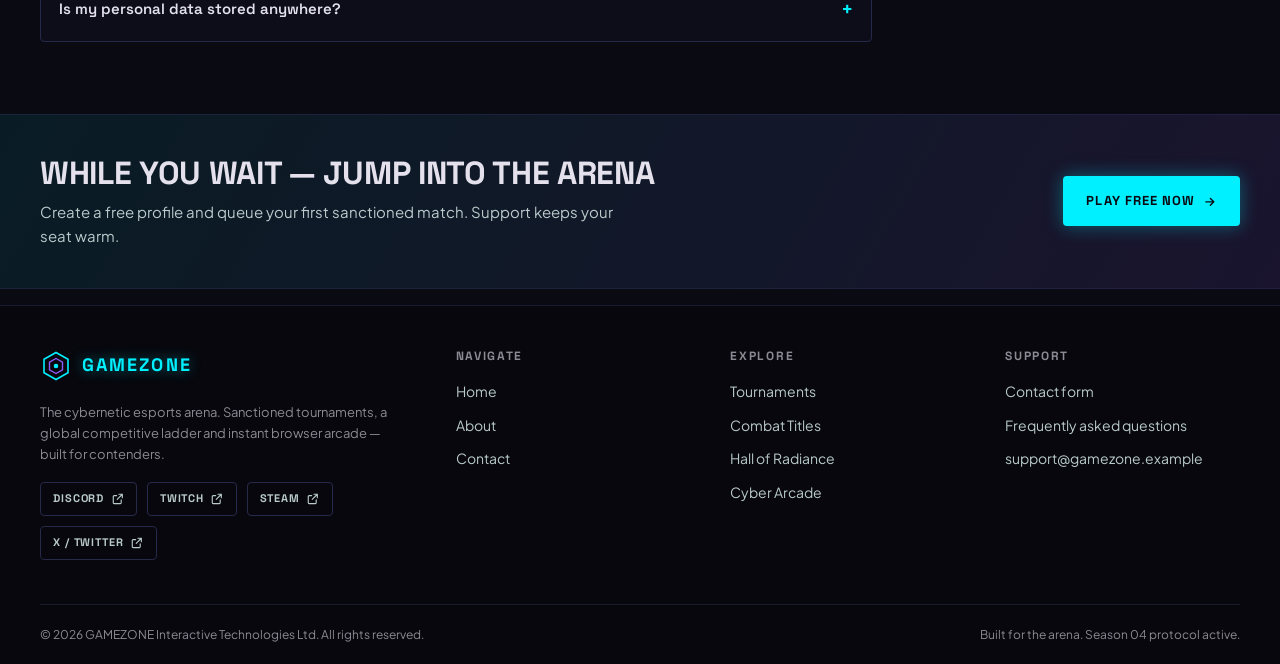
<file: contact.html>
<!DOCTYPE html>
<html lang="en">
<head>
  <meta charset="utf-8">
  <meta name="viewport" content="width=device-width, initial-scale=1">
  <title>Contact — GAMEZONE Cybernetic Esports Arena</title>
  <meta name="description" content="Contact GAMEZONE: player support, tournament registration, creator enquiries and fair-play reports. Operators reply within 24 hours.">
  <link rel="icon" type="image/svg+xml" href="assets/favicon.svg">
  <link rel="preconnect" href="https://fonts.googleapis.com">
  <link rel="preconnect" href="https://fonts.gstatic.com" crossorigin>
  <link href="https://fonts.googleapis.com/css2?family=Plus+Jakarta+Sans:wght@400;500;600;700&family=Space+Grotesk:wght@500;600;700&display=swap" rel="stylesheet">
  <link rel="stylesheet" href="css/styles.css">
  <script src="js/main.js" defer></script>
</head>
<body>
  <a class="skip-link" href="#main">Skip to main content</a>

  <!-- Utility strip -->
  <div class="topbar">
    <div class="container topbar__inner">
      <div class="topbar__group">
        <span>Global Arena Network</span>
        <span class="topbar__dot">•</span>
        <span>Node #07 Active</span>
        <span class="topbar__dot">•</span>
        <span>Tickrate: 128.4 Hz</span>
        <span class="topbar__dot">•</span>
        <span>Servers: FRA / ICN / IWA</span>
      </div>
      <div class="topbar__group topbar__group--hide-sm">
        <span>Season 04 Finals Reputation: +480 XP Boosted</span>
        <span class="topbar__dot">•</span>
        <span class="topbar__live">Spectator Sync: Online</span>
      </div>
    </div>
  </div>

  <!-- Header -->
  <header class="site-header">
    <div class="container header__inner">
      <a class="brand" href="index.html">
        <svg class="brand__mark" viewBox="0 0 32 32" fill="none" aria-hidden="true">
          <path d="M16 2.5 28 9.25v13.5L16 29.5 4 22.75V9.25Z" stroke="#00F0FF" stroke-width="1.6"/>
          <path d="M16 8.5 22.5 12.25v7.5L16 23.5l-6.5-3.75v-7.5Z" stroke="#8B5CF6" stroke-width="1.4"/>
          <circle cx="16" cy="16" r="2.3" fill="#00F0FF"/>
        </svg>
        <span class="brand__name">Gamezone</span>
      </a>

      <nav class="main-nav" id="main-nav" aria-label="Main navigation">
        <ul>
          <li><a href="index.html">Home</a></li>
          <li><a href="about.html">About</a></li>
          <li><a href="contact.html" aria-current="page">Contact</a></li>
        </ul>
      </nav>

      <div class="header__actions">
        <span class="live-pill"><span class="beacon" aria-hidden="true"></span>Live: VCT Masters (42.8K)</span>
        <a class="btn btn--primary btn--sm header__cta" href="index.html#arcade">Play Free</a>
        <button class="nav-toggle" type="button" aria-expanded="false" aria-controls="main-nav">
          <span class="visually-hidden">Toggle navigation menu</span>
          <svg class="nav-toggle__icon nav-toggle__icon--open" viewBox="0 0 24 24" fill="none" stroke="currentColor" stroke-width="2" stroke-linecap="round" aria-hidden="true">
            <path d="M4 7h16M4 12h16M4 17h16"/>
          </svg>
          <svg class="nav-toggle__icon nav-toggle__icon--close" viewBox="0 0 24 24" fill="none" stroke="currentColor" stroke-width="2" stroke-linecap="round" aria-hidden="true">
            <path d="M6 6l12 12M18 6 6 18"/>
          </svg>
        </button>
      </div>
    </div>
  </header>

  <main id="main">
    <!-- Page hero -->
    <section class="page-hero">
      <div class="glow-aura" aria-hidden="true"></div>
      <div class="container page-hero__inner">
        <p class="eyebrow">Operator Support // 24H Response</p>
        <h1>Contact Gamezone</h1>
        <p class="page-hero__lead">
          Player support, tournament registration, creator enquiries or fair-play reports —
          send one transmission and the right operator will pick it up.
        </p>
      </div>
    </section>

    <!-- Contact form + info -->
    <section class="section">
      <div class="container contact-layout">
        <div class="info-stack">
          <article class="info-card">
            <span class="info-card__icon">
              <svg viewBox="0 0 24 24" fill="none" stroke="currentColor" stroke-width="2" stroke-linecap="round" stroke-linejoin="round" aria-hidden="true"><rect x="3" y="5" width="18" height="14" rx="2"/><path d="m3 7 9 6 9-6"/></svg>
            </span>
            <div>
              <h3>Player Support</h3>
              <p>
                Account, progression and match disputes.<br>
                <a href="mailto:support@gamezone.example">support@gamezone.example</a>
              </p>
            </div>
          </article>

          <article class="info-card">
            <span class="info-card__icon">
              <svg viewBox="0 0 24 24" fill="none" stroke="currentColor" stroke-width="2" stroke-linecap="round" stroke-linejoin="round" aria-hidden="true"><path d="M21 12a8 8 0 0 1-8 8H4l2-3a8 8 0 1 1 15-5z"/></svg>
            </span>
            <div>
              <h3>Community &amp; Creators</h3>
              <p>
                Creator program and community events run on Discord.<br>
                <a href="https://discord.com/" target="_blank" rel="noopener">Join the Discord server <span class="visually-hidden">(opens in a new tab)</span></a>
              </p>
            </div>
          </article>

          <article class="info-card">
            <span class="info-card__icon">
              <svg viewBox="0 0 24 24" fill="none" stroke="currentColor" stroke-width="2" stroke-linecap="round" stroke-linejoin="round" aria-hidden="true"><path d="M12 21s7-5.5 7-11a7 7 0 1 0-14 0c0 5.5 7 11 7 11z"/><circle cx="12" cy="10" r="2.5"/></svg>
            </span>
            <div>
              <h3>Arena Network HQ</h3>
              <p>Node #07 — Frankfurt / ICN / IWA edge cluster. Operators online 24/7, average first reply under 4 hours.</p>
            </div>
          </article>
        </div>

        <div class="form-panel">
          <h2>Send a Transmission</h2>
          <p class="form-panel__hint">All fields marked <span class="text-dim">*</span> are required.</p>

          <form id="contact-form" novalidate>
            <div class="form-grid">
              <div class="field">
                <label class="field__label" for="contact-name">Gamer tag / name <span class="req" aria-hidden="true">*</span></label>
                <input class="field__input" type="text" id="contact-name" name="name" autocomplete="name" placeholder="e.g. Vort3x_God" required>
                <p class="field__error" id="err-name"></p>
              </div>

              <div class="field">
                <label class="field__label" for="contact-email">Email address <span class="req" aria-hidden="true">*</span></label>
                <input class="field__input" type="email" id="contact-email" name="email" autocomplete="email" placeholder="player@example.com" required>
                <p class="field__error" id="err-email"></p>
              </div>

              <div class="field field--full">
                <label class="field__label" for="contact-topic">Topic <span class="req" aria-hidden="true">*</span></label>
                <select class="field__input" id="contact-topic" name="topic" required>
                  <option value="">Choose a topic&hellip;</option>
                  <option value="support">Player support</option>
                  <option value="tournament">Tournament registration</option>
                  <option value="creator">Creator &amp; press</option>
                  <option value="report">Report a cheater or bug</option>
                  <option value="other">Something else</option>
                </select>
                <p class="field__error" id="err-topic"></p>
              </div>

              <div class="field field--full">
                <label class="field__label" for="contact-message">Message <span class="req" aria-hidden="true">*</span></label>
                <textarea class="field__input" id="contact-message" name="message" rows="6" placeholder="Describe your enquiry — include match IDs or tournament names if relevant." required></textarea>
                <p class="field__error" id="err-message"></p>
              </div>
            </div>

            <div class="form-foot">
              <button class="btn btn--primary" type="submit">
                Send Transmission
                <svg class="btn__icon" viewBox="0 0 24 24" fill="none" stroke="currentColor" stroke-width="2.4" stroke-linecap="round" stroke-linejoin="round" aria-hidden="true"><path d="M5 12h14M13 6l6 6-6 6"/></svg>
              </button>
              <p class="form-status" id="form-status" role="status" aria-live="polite"></p>
            </div>

            <p class="form-note">
              Demo note: this form validates in your browser and does not send email yet.
              Before launch, connect a form service such as Formspree or your own API.
            </p>
          </form>
        </div>
      </div>
    </section>

    <!-- FAQ -->
    <section class="section" id="faq">
      <div class="container">
        <div class="section-head">
          <div>
            <p class="eyebrow">Support Protocol</p>
            <h2>Frequently Asked Questions</h2>
          </div>
        </div>

        <div class="faq">
          <details>
            <summary>How do I register a squad for a tournament?</summary>
            <div class="faq__body">
              <p>
                Pick a tournament on the home page, then send us the squad name and roster
                through the contact form with the topic “Tournament registration”. Check-in
                instructions and your bracket seed arrive by email before the start time.
              </p>
            </div>
          </details>

          <details>
            <summary>Why does the site say the contact form is a demo?</summary>
            <div class="faq__body">
              <p>
                This build runs entirely in your browser without a server. The form checks your
                input and shows a confirmation, but nothing is emailed yet. Connect a form
                service like Formspree (or your own API) and submissions will start arriving.
              </p>
            </div>
          </details>

          <details>
            <summary>How do I report a cheater or a bug?</summary>
            <div class="faq__body">
              <p>
                Use the contact form with the topic “Report a cheater or bug”. Include the match
                ID, the approximate time and any clip links — reports with match IDs are reviewed
                by the integrity team within one match cycle.
              </p>
            </div>
          </details>

          <details>
            <summary>Is my personal data stored anywhere?</summary>
            <div class="faq__body">
              <p>
                Not in this demo. Nothing you type leaves your device unless a form service is
                connected. On the live platform, profiles only store your gamer tag, region and
                match telemetry; you can request deletion at any time by email.
              </p>
            </div>
          </details>
        </div>
      </div>
    </section>

    <!-- Closing CTA -->
    <section class="cta-band">
      <div class="container cta-band__inner">
        <div>
          <h2>While You Wait — Jump Into the Arena</h2>
          <p>Create a free profile and queue your first sanctioned match. Support keeps your seat warm.</p>
        </div>
        <a class="btn btn--primary" href="index.html#arcade">
          Play Free Now
          <svg class="btn__icon" viewBox="0 0 24 24" fill="none" stroke="currentColor" stroke-width="2.4" stroke-linecap="round" stroke-linejoin="round" aria-hidden="true"><path d="M5 12h14M13 6l6 6-6 6"/></svg>
        </a>
      </div>
    </section>
  </main>

  <!-- Footer -->
  <footer class="site-footer">
    <div class="container">
      <div class="footer-grid">
        <div class="footer-brand">
          <a class="brand" href="index.html">
            <svg class="brand__mark" viewBox="0 0 32 32" fill="none" aria-hidden="true">
              <path d="M16 2.5 28 9.25v13.5L16 29.5 4 22.75V9.25Z" stroke="#00F0FF" stroke-width="1.6"/>
              <path d="M16 8.5 22.5 12.25v7.5L16 23.5l-6.5-3.75v-7.5Z" stroke="#8B5CF6" stroke-width="1.4"/>
              <circle cx="16" cy="16" r="2.3" fill="#00F0FF"/>
            </svg>
            <span class="brand__name">Gamezone</span>
          </a>
          <p>The cybernetic esports arena. Sanctioned tournaments, a global competitive ladder and instant browser arcade — built for contenders.</p>
          <div class="footer-social">
            <a href="https://discord.com/" target="_blank" rel="noopener">
              Discord
              <span class="visually-hidden">(opens in a new tab)</span>
              <svg viewBox="0 0 24 24" fill="none" stroke="currentColor" stroke-width="2" stroke-linecap="round" stroke-linejoin="round" aria-hidden="true"><path d="M14 4h6v6M20 4 11 13"/><path d="M18 14v5a1.5 1.5 0 0 1-1.5 1.5h-11A1.5 1.5 0 0 1 4 19V8a1.5 1.5 0 0 1 1.5-1.5H10"/></svg>
            </a>
            <a href="https://www.twitch.tv/" target="_blank" rel="noopener">
              Twitch
              <span class="visually-hidden">(opens in a new tab)</span>
              <svg viewBox="0 0 24 24" fill="none" stroke="currentColor" stroke-width="2" stroke-linecap="round" stroke-linejoin="round" aria-hidden="true"><path d="M14 4h6v6M20 4 11 13"/><path d="M18 14v5a1.5 1.5 0 0 1-1.5 1.5h-11A1.5 1.5 0 0 1 4 19V8a1.5 1.5 0 0 1 1.5-1.5H10"/></svg>
            </a>
            <a href="https://steamcommunity.com/" target="_blank" rel="noopener">
              Steam
              <span class="visually-hidden">(opens in a new tab)</span>
              <svg viewBox="0 0 24 24" fill="none" stroke="currentColor" stroke-width="2" stroke-linecap="round" stroke-linejoin="round" aria-hidden="true"><path d="M14 4h6v6M20 4 11 13"/><path d="M18 14v5a1.5 1.5 0 0 1-1.5 1.5h-11A1.5 1.5 0 0 1 4 19V8a1.5 1.5 0 0 1 1.5-1.5H10"/></svg>
            </a>
            <a href="https://x.com/" target="_blank" rel="noopener">
              X / Twitter
              <span class="visually-hidden">(opens in a new tab)</span>
              <svg viewBox="0 0 24 24" fill="none" stroke="currentColor" stroke-width="2" stroke-linecap="round" stroke-linejoin="round" aria-hidden="true"><path d="M14 4h6v6M20 4 11 13"/><path d="M18 14v5a1.5 1.5 0 0 1-1.5 1.5h-11A1.5 1.5 0 0 1 4 19V8a1.5 1.5 0 0 1 1.5-1.5H10"/></svg>
            </a>
          </div>
        </div>

        <nav class="footer-col" aria-label="Footer navigation">
          <h2>Navigate</h2>
          <ul>
            <li><a href="index.html">Home</a></li>
            <li><a href="about.html">About</a></li>
            <li><a href="contact.html">Contact</a></li>
          </ul>
        </nav>

        <nav class="footer-col" aria-label="Explore sections">
          <h2>Explore</h2>
          <ul>
            <li><a href="index.html#tournaments">Tournaments</a></li>
            <li><a href="index.html#titles">Combat Titles</a></li>
            <li><a href="index.html#leaderboard">Hall of Radiance</a></li>
            <li><a href="index.html#arcade">Cyber Arcade</a></li>
          </ul>
        </nav>

        <nav class="footer-col" aria-label="Support links">
          <h2>Support</h2>
          <ul>
            <li><a href="contact.html#contact-form">Contact form</a></li>
            <li><a href="contact.html#faq">Frequently asked questions</a></li>
            <li><a href="mailto:support@gamezone.example">support@gamezone.example</a></li>
          </ul>
        </nav>
      </div>

      <div class="footer-bottom">
        <p>© <span data-year>2026</span> GAMEZONE Interactive Technologies Ltd. All rights reserved.</p>
        <p>Built for the arena. Season 04 protocol active.</p>
      </div>
    </div>
  </footer>
</body>
</html>
</file>
<file: css/styles.css>
/* ==========================================================================
   GAMEZONE — Cybernetic Arena design system
   Tokens derived from the Stitch export (DESIGN.md)
   ========================================================================== */

:root {
  /* Structural neutrals */
  --bg: #0a0a12;
  --surface-1: #0d0e1a;
  --surface-2: #141526;
  --surface-3: #1e2038;
  --border: #26294a;
  --border-soft: rgba(38, 41, 74, 0.6);

  /* Text */
  --text: #e4e1ed;
  --text-dim: #b9cacb;
  --text-faint: rgba(228, 225, 237, 0.6);

  /* Accents */
  --cyan: #00f0ff;
  --violet: #8b5cf6;
  --magenta: #ec4899;
  --amber: #f59e0b;
  --red: #ef4444;
  --green: #10b981;

  /* Glow */
  --glow-cyan: 0 0 16px rgba(0, 240, 255, 0.45);
  --glow-cyan-strong: 0 0 28px rgba(0, 240, 255, 0.6);
  --glow-violet: 0 0 16px rgba(139, 92, 246, 0.45);

  /* Type */
  --font-display: "Space Grotesk", "Segoe UI", system-ui, sans-serif;
  --font-body: "Plus Jakarta Sans", "Segoe UI", system-ui, sans-serif;

  /* Spacing */
  --gutter: 1rem;
  --margin: 1rem;
  --radius: 4px;
  --radius-lg: 8px;

  --header-h: 4.5rem;
}

@media (min-width: 768px) {
  :root {
    --gutter: 1.5rem;
    --margin: 2.5rem;
  }
}

/* --------------------------------------------------------------------------
   Reset & base
   -------------------------------------------------------------------------- */

*,
*::before,
*::after {
  box-sizing: border-box;
}

html {
  scroll-behavior: smooth;
  scroll-padding-top: calc(var(--header-h) + 1rem);
}

body {
  margin: 0;
  background-color: var(--bg);
  color: var(--text);
  font-family: var(--font-body);
  font-size: 1rem;
  line-height: 1.6;
  -webkit-font-smoothing: antialiased;
  overflow-x: hidden;
}

img {
  max-width: 100%;
  display: block;
}

h1, h2, h3, h4 {
  font-family: var(--font-display);
  margin: 0;
  text-transform: uppercase;
  letter-spacing: -0.01em;
  line-height: 1.15;
}

p {
  margin: 0;
}

ul {
  margin: 0;
  padding: 0;
  list-style: none;
}

a {
  color: var(--cyan);
  text-decoration: none;
}

a:hover {
  text-decoration: underline;
}

button {
  font: inherit;
  cursor: pointer;
}

::selection {
  background: var(--cyan);
  color: #0a0a12;
}

:focus-visible {
  outline: 2px solid var(--cyan);
  outline-offset: 2px;
  border-radius: 2px;
}

.visually-hidden {
  position: absolute;
  width: 1px;
  height: 1px;
  padding: 0;
  margin: -1px;
  overflow: hidden;
  clip: rect(0 0 0 0);
  white-space: nowrap;
  border: 0;
}

.skip-link {
  position: absolute;
  top: -100%;
  left: 1rem;
  z-index: 200;
  background: var(--cyan);
  color: #0a0a12;
  font-family: var(--font-display);
  font-weight: 700;
  text-transform: uppercase;
  letter-spacing: 0.08em;
  font-size: 0.8rem;
  padding: 0.6rem 1rem;
  border-radius: var(--radius);
}

.skip-link:focus {
  top: 1rem;
}

/* --------------------------------------------------------------------------
   Layout helpers
   -------------------------------------------------------------------------- */

.container {
  width: 100%;
  max-width: 80rem;
  margin-inline: auto;
  padding-inline: var(--margin);
}

.section {
  padding-block: 3rem;
}

@media (min-width: 768px) {
  .section {
    padding-block: 4.5rem;
  }
}

.section--tight {
  padding-block: 2.25rem;
}

.eyebrow {
  font-family: var(--font-display);
  font-size: 0.6875rem;
  font-weight: 700;
  letter-spacing: 0.14em;
  text-transform: uppercase;
  color: var(--cyan);
  display: flex;
  align-items: center;
  gap: 0.5rem;
}

.eyebrow::before {
  content: "";
  width: 1.25rem;
  height: 1px;
  background: var(--cyan);
  box-shadow: var(--glow-cyan);
}

.section-head {
  display: flex;
  flex-wrap: wrap;
  align-items: flex-end;
  justify-content: space-between;
  gap: 0.75rem;
  margin-bottom: 1.75rem;
}

.section-head h2 {
  font-size: clamp(1.75rem, 4vw, 2.5rem);
  margin-top: 0.4rem;
}

.section-head__lead {
  color: var(--text-dim);
  max-width: 42rem;
  margin-top: 0.5rem;
  font-size: 0.9375rem;
}

.mono {
  font-family: var(--font-display);
  font-size: 0.6875rem;
  font-weight: 700;
  letter-spacing: 0.1em;
  text-transform: uppercase;
}

.text-dim {
  color: var(--text-dim);
}

/* Decorative ambient glow used behind hero / bands */
.glow-aura {
  position: absolute;
  inset: 0;
  pointer-events: none;
  overflow: hidden;
}

.glow-aura::before,
.glow-aura::after {
  content: "";
  position: absolute;
  border-radius: 50%;
  filter: blur(120px);
}

.glow-aura::before {
  width: 40rem;
  height: 20rem;
  top: -10rem;
  left: 15%;
  background: rgba(0, 240, 255, 0.07);
}

.glow-aura::after {
  width: 34rem;
  height: 18rem;
  top: -8rem;
  right: 10%;
  background: rgba(139, 92, 246, 0.1);
}

/* --------------------------------------------------------------------------
   Buttons
   -------------------------------------------------------------------------- */

.btn {
  display: inline-flex;
  align-items: center;
  justify-content: center;
  gap: 0.5rem;
  font-family: var(--font-display);
  font-weight: 700;
  font-size: 0.8125rem;
  letter-spacing: 0.08em;
  text-transform: uppercase;
  padding: 0.85rem 1.4rem;
  border-radius: var(--radius);
  border: 1px solid transparent;
  transition: transform 0.15s ease, box-shadow 0.2s ease, background-color 0.2s ease,
    border-color 0.2s ease, color 0.2s ease;
  text-decoration: none;
}

.btn:hover {
  text-decoration: none;
  transform: translateY(-1px);
}

.btn:active {
  transform: translateY(0);
  opacity: 0.9;
}

.btn--primary {
  background: var(--cyan);
  color: #0a0a12;
  box-shadow: 0 0 18px rgba(0, 240, 255, 0.35);
}

.btn--primary:hover {
  box-shadow: var(--glow-cyan-strong);
}

.btn--secondary {
  background: var(--surface-2);
  border-color: var(--violet);
  color: #c4abff;
}

.btn--secondary:hover {
  box-shadow: inset 0 0 12px rgba(139, 92, 246, 0.35), var(--glow-violet);
}

.btn--ghost {
  background: transparent;
  border-color: var(--border);
  color: rgba(255, 255, 255, 0.75);
}

.btn--ghost:hover {
  border-color: var(--cyan);
  color: #ffffff;
}

.btn--sm {
  padding: 0.55rem 1rem;
  font-size: 0.75rem;
}

.btn__icon {
  width: 1.05em;
  height: 1.05em;
  flex: none;
}

/* --------------------------------------------------------------------------
   Badges & chips
   -------------------------------------------------------------------------- */

.badge {
  display: inline-flex;
  align-items: center;
  gap: 0.4rem;
  font-family: var(--font-display);
  font-size: 0.6875rem;
  font-weight: 700;
  letter-spacing: 0.1em;
  text-transform: uppercase;
  padding: 0.25rem 0.65rem;
  border-radius: 999px;
  border: 1px solid var(--border);
  color: var(--text-dim);
  background: rgba(38, 41, 74, 0.4);
}

.badge--live {
  background: rgba(239, 68, 68, 0.15);
  border-color: var(--red);
  color: #fca5a5;
}

.badge--cyan {
  background: rgba(0, 240, 255, 0.1);
  border-color: var(--cyan);
  color: var(--cyan);
}

.badge--violet {
  background: rgba(139, 92, 246, 0.15);
  border-color: var(--violet);
  color: #d0bcff;
}

.badge--amber {
  background: rgba(245, 158, 11, 0.12);
  border-color: var(--amber);
  color: #fcd34d;
}

.beacon {
  width: 0.5rem;
  height: 0.5rem;
  border-radius: 50%;
  background: var(--red);
  box-shadow: 0 0 8px var(--red);
  animation: pulse 1.6s ease-in-out infinite;
}

@keyframes pulse {
  0%, 100% { opacity: 1; }
  50% { opacity: 0.25; }
}

.chip {
  display: inline-block;
  background: var(--surface-3);
  color: var(--text-dim);
  font-family: var(--font-display);
  font-size: 0.6875rem;
  font-weight: 700;
  letter-spacing: 0.08em;
  text-transform: uppercase;
  padding: 0.2rem 0.55rem;
  border-radius: 2px;
}

.chip--cyan {
  color: var(--cyan);
}

/* --------------------------------------------------------------------------
   Top utility bar
   -------------------------------------------------------------------------- */

.topbar {
  background: #08080f;
  border-bottom: 1px solid var(--border-soft);
  font-size: 0.6875rem;
}

.topbar__inner {
  display: flex;
  align-items: center;
  justify-content: space-between;
  gap: 1rem;
  min-height: 2rem;
  flex-wrap: wrap;
  padding-block: 0.25rem;
}

.topbar__group {
  display: flex;
  align-items: center;
  gap: 0.75rem;
  flex-wrap: wrap;
  color: var(--text-faint);
  font-family: var(--font-display);
  font-weight: 600;
  letter-spacing: 0.1em;
  text-transform: uppercase;
}

.topbar__dot {
  color: var(--border);
}

.topbar__live {
  color: var(--cyan);
}

.topbar__group--hide-sm {
  display: none;
}

@media (min-width: 900px) {
  .topbar__group--hide-sm {
    display: flex;
  }
}

/* --------------------------------------------------------------------------
   Header / navigation
   -------------------------------------------------------------------------- */

.site-header {
  position: sticky;
  top: 0;
  z-index: 100;
  background: rgba(8, 8, 15, 0.92);
  backdrop-filter: blur(14px);
  -webkit-backdrop-filter: blur(14px);
  border-bottom: 1px solid var(--border-soft);
  box-shadow: 0 1px 0 rgba(0, 240, 255, 0.12), 0 10px 30px rgba(0, 0, 0, 0.55);
}

.header__inner {
  display: flex;
  align-items: center;
  justify-content: space-between;
  gap: 1rem;
  min-height: var(--header-h);
}

.brand {
  display: inline-flex;
  align-items: center;
  gap: 0.6rem;
  color: var(--text);
  text-decoration: none;
}

.brand:hover {
  text-decoration: none;
}

.brand__mark {
  width: 2rem;
  height: 2rem;
  flex: none;
}

.brand__name {
  font-family: var(--font-display);
  font-size: 1.125rem;
  font-weight: 700;
  letter-spacing: 0.12em;
  text-transform: uppercase;
  color: var(--cyan);
  text-shadow: 0 0 14px rgba(0, 240, 255, 0.45);
}

.main-nav ul {
  display: flex;
  align-items: center;
  gap: 0.25rem;
}

.main-nav a {
  display: block;
  font-family: var(--font-display);
  font-size: 0.875rem;
  font-weight: 600;
  letter-spacing: 0.02em;
  color: var(--text-dim);
  padding: 0.5rem 0.85rem;
  border-radius: var(--radius);
  transition: background-color 0.15s ease, color 0.15s ease;
}

.main-nav a:hover {
  background: var(--surface-2);
  color: var(--text);
  text-decoration: none;
}

.main-nav a[aria-current="page"] {
  background: var(--cyan);
  color: #06282b;
  font-weight: 700;
}

.header__actions {
  display: flex;
  align-items: center;
  gap: 0.75rem;
}

.live-pill {
  display: none;
  align-items: center;
  gap: 0.45rem;
  background: rgba(8, 8, 15, 0.8);
  border: 1px solid var(--border-soft);
  border-radius: 999px;
  padding: 0.35rem 0.8rem;
  font-family: var(--font-display);
  font-size: 0.6875rem;
  font-weight: 700;
  letter-spacing: 0.08em;
  color: var(--cyan);
  white-space: nowrap;
}

.live-pill .beacon {
  animation-duration: 1.2s;
}

.header__cta {
  display: none;
}

/* Hamburger */
.nav-toggle {
  display: inline-flex;
  align-items: center;
  justify-content: center;
  width: 2.75rem;
  height: 2.75rem;
  background: var(--surface-2);
  border: 1px solid var(--border);
  border-radius: var(--radius);
  color: var(--text);
}

.nav-toggle:hover {
  border-color: var(--cyan);
  color: var(--cyan);
}

.nav-toggle__icon {
  width: 1.25rem;
  height: 1.25rem;
}

.nav-toggle__icon--close {
  display: none;
}

.nav-toggle[aria-expanded="true"] .nav-toggle__icon--open {
  display: none;
}

.nav-toggle[aria-expanded="true"] .nav-toggle__icon--close {
  display: block;
}

/* Mobile nav panel */
@media (max-width: 899px) {
  .main-nav {
    position: absolute;
    top: 100%;
    left: 0;
    right: 0;
    background: rgba(10, 10, 18, 0.98);
    border-bottom: 1px solid var(--border);
    padding: 0.75rem var(--margin) 1.25rem;
    display: none;
  }

  .main-nav.is-open {
    display: block;
  }

  .main-nav ul {
    flex-direction: column;
    align-items: stretch;
    gap: 0.35rem;
  }

  .main-nav a {
    padding: 0.85rem 1rem;
    border: 1px solid var(--border-soft);
    background: var(--surface-1);
  }

  .main-nav a[aria-current="page"] {
    border-color: var(--cyan);
  }
}

@media (min-width: 900px) {
  .nav-toggle {
    display: none;
  }

  .live-pill {
    display: inline-flex;
  }

  .header__cta {
    display: inline-flex;
  }
}

/* --------------------------------------------------------------------------
   Hero
   -------------------------------------------------------------------------- */

.hero {
  position: relative;
  isolation: isolate;
  overflow: hidden;
  background-color: var(--surface-1);
  border-bottom: 1px solid var(--border-soft);
}

.hero__bleed {
  position: relative;
  min-height: 34rem;
  display: flex;
  align-items: flex-end;
  padding-block: 3.5rem 2.5rem;
}

.hero__bg {
  position: absolute;
  inset: 0;
  width: 100%;
  height: 100%;
  object-fit: cover;
  object-position: 70% center;
  z-index: -2;
}

.hero__scrim {
  position: absolute;
  inset: 0;
  z-index: -1;
  background:
    linear-gradient(to top, var(--surface-1) 4%, rgba(13, 14, 26, 0.82) 38%, rgba(13, 14, 26, 0.25) 75%),
    linear-gradient(to right, rgba(10, 10, 18, 0.92) 0%, rgba(10, 10, 18, 0.55) 45%, rgba(10, 10, 18, 0.1) 100%);
}

.hero__grid-overlay {
  position: absolute;
  inset: 0;
  z-index: -1;
  opacity: 0.35;
  background-image:
    linear-gradient(rgba(0, 240, 255, 0.05) 1px, transparent 1px),
    linear-gradient(90deg, rgba(0, 240, 255, 0.05) 1px, transparent 1px);
  background-size: 44px 44px;
  mask-image: linear-gradient(to top, transparent 12%, black 70%);
  -webkit-mask-image: linear-gradient(to top, transparent 12%, black 70%);
}

.hero__content {
  position: relative;
  display: flex;
  flex-direction: column;
  gap: 1rem;
  max-width: 46rem;
}

.hero__badges {
  display: flex;
  flex-wrap: wrap;
  gap: 0.5rem;
}

.hero__title {
  font-size: clamp(2.1rem, 6.5vw, 3.5rem);
  letter-spacing: -0.02em;
}

.hero__accent {
  background: linear-gradient(90deg, var(--cyan) 10%, var(--violet) 90%);
  -webkit-background-clip: text;
  background-clip: text;
  color: transparent;
}

.hero__lead {
  color: var(--text-dim);
  max-width: 40rem;
  font-size: 0.9375rem;
}

.hero__actions {
  display: flex;
  flex-wrap: wrap;
  gap: 0.75rem;
  margin-top: 0.5rem;
}

.meta-row {
  display: flex;
  flex-wrap: wrap;
  gap: 0.75rem 1.5rem;
  color: var(--text-dim);
  font-size: 0.8125rem;
}

.meta-row__item {
  display: inline-flex;
  align-items: center;
  gap: 0.45rem;
}

.meta-row__item svg {
  width: 1rem;
  height: 1rem;
  color: var(--cyan);
  flex: none;
}

.meta-row__live {
  color: var(--cyan);
}

/* --------------------------------------------------------------------------
   Tournament cards
   -------------------------------------------------------------------------- */

.tournament-banner {
  position: relative;
  border-radius: var(--radius-lg);
  overflow: hidden;
  border: 1px solid var(--border);
  margin-bottom: 1.5rem;
}

.tournament-banner img {
  width: 100%;
  height: 16rem;
  object-fit: cover;
}

.tournament-banner__scrim {
  position: absolute;
  inset: 0;
  background: linear-gradient(to top, rgba(10, 10, 18, 0.95) 8%, rgba(10, 10, 18, 0.35) 60%, transparent);
}

.tournament-banner__content {
  position: absolute;
  left: 0;
  right: 0;
  bottom: 0;
  padding: 1.25rem;
  display: flex;
  flex-wrap: wrap;
  align-items: flex-end;
  justify-content: space-between;
  gap: 1rem;
}

.tournament-banner__content h3 {
  font-size: clamp(1.25rem, 3vw, 1.75rem);
  margin-block: 0.5rem 0.25rem;
}

@media (min-width: 768px) {
  .tournament-banner img {
    height: 20rem;
  }

  .tournament-banner__content {
    padding: 1.75rem;
  }
}

.t-grid {
  display: grid;
  grid-template-columns: 1fr;
  gap: 1.25rem;
}

@media (min-width: 768px) {
  .t-grid {
    grid-template-columns: repeat(2, 1fr);
  }
}

.t-card {
  position: relative;
  background: rgba(13, 14, 26, 0.8);
  border: 1px solid var(--border);
  border-radius: var(--radius-lg);
  padding: 1.25rem;
  display: flex;
  flex-direction: column;
  gap: 1rem;
  transition: border-color 0.2s ease, transform 0.2s ease, box-shadow 0.2s ease;
}

.t-card::before {
  content: "";
  position: absolute;
  top: 0;
  left: 1.25rem;
  right: 1.25rem;
  height: 1px;
  background: linear-gradient(90deg, rgba(0, 240, 255, 0.5), rgba(139, 92, 246, 0.25), transparent);
}

.t-card:hover {
  border-color: rgba(0, 240, 255, 0.45);
  transform: translateY(-2px);
  box-shadow: 0 10px 34px rgba(0, 0, 0, 0.5);
}

.t-card__top {
  display: flex;
  align-items: center;
  justify-content: space-between;
  gap: 0.5rem;
  flex-wrap: wrap;
}

.t-card h3 {
  font-size: 1.25rem;
}

.t-card__desc {
  color: var(--text-dim);
  font-size: 0.875rem;
}

.t-card__stats {
  display: grid;
  grid-template-columns: repeat(2, 1fr);
  gap: 0.75rem;
  background: rgba(30, 32, 56, 0.35);
  border: 1px solid var(--border-soft);
  border-radius: var(--radius);
  padding: 0.85rem;
}

@media (min-width: 480px) {
  .t-card__stats {
    grid-template-columns: repeat(4, 1fr);
  }
}

.t-card__stats dt {
  font-family: var(--font-display);
  font-size: 0.625rem;
  font-weight: 700;
  letter-spacing: 0.1em;
  text-transform: uppercase;
  color: var(--text-faint);
}

.t-card__stats dd {
  margin: 0.15rem 0 0;
  font-family: var(--font-display);
  font-weight: 700;
  font-size: 0.9375rem;
  color: var(--text);
}

.t-card__stats dd.accent {
  color: var(--cyan);
}

.t-card__foot {
  display: flex;
  flex-wrap: wrap;
  align-items: center;
  justify-content: space-between;
  gap: 0.75rem;
  margin-top: auto;
}

.t-card__note {
  display: inline-flex;
  align-items: center;
  gap: 0.45rem;
  color: var(--text-faint);
  font-size: 0.75rem;
}

.t-card__note svg {
  width: 0.9rem;
  height: 0.9rem;
  color: var(--violet);
  flex: none;
}

/* --------------------------------------------------------------------------
   Game catalog
   -------------------------------------------------------------------------- */

.game-grid {
  display: grid;
  grid-template-columns: 1fr;
  gap: 1.25rem;
}

@media (min-width: 640px) {
  .game-grid {
    grid-template-columns: repeat(2, 1fr);
  }
}

@media (min-width: 1024px) {
  .game-grid {
    grid-template-columns: repeat(3, 1fr);
  }
}

.game-card {
  background: rgba(13, 14, 26, 0.8);
  border: 1px solid var(--border);
  border-radius: var(--radius-lg);
  overflow: hidden;
  display: flex;
  flex-direction: column;
  transition: border-color 0.2s ease, transform 0.2s ease, box-shadow 0.2s ease;
}

.game-card:hover {
  border-color: rgba(0, 240, 255, 0.45);
  transform: translateY(-2px);
  box-shadow: 0 12px 36px rgba(0, 0, 0, 0.55);
}

.game-card__media {
  position: relative;
  overflow: hidden;
}

.game-card__media img {
  width: 100%;
  aspect-ratio: 3 / 2;
  object-fit: cover;
  transition: transform 0.4s ease;
}

.game-card:hover .game-card__media img {
  transform: scale(1.04);
}

.game-card__tag {
  position: absolute;
  top: 0.75rem;
  left: 0.75rem;
}

.game-card__price {
  position: absolute;
  top: 0.75rem;
  right: 0.75rem;
}

.game-card__body {
  padding: 1rem 1.1rem 1.15rem;
  display: flex;
  flex-direction: column;
  gap: 0.6rem;
  flex: 1;
}

.game-card__tags {
  display: flex;
  flex-wrap: wrap;
  gap: 0.35rem;
}

.game-card h3 {
  font-size: 1.0625rem;
}

.game-card__desc {
  color: var(--text-dim);
  font-size: 0.8125rem;
  flex: 1;
}

.game-card__foot {
  display: flex;
  align-items: center;
  justify-content: space-between;
  gap: 0.5rem;
  border-top: 1px solid var(--border-soft);
  padding-top: 0.75rem;
  color: var(--text-faint);
  font-size: 0.75rem;
}

.game-card__foot strong {
  color: var(--text-dim);
  font-family: var(--font-display);
  letter-spacing: 0.04em;
}

/* --------------------------------------------------------------------------
   Leaderboard podium
   -------------------------------------------------------------------------- */

.podium {
  display: grid;
  grid-template-columns: 1fr;
  gap: 1.25rem;
  align-items: end;
}

@media (min-width: 768px) {
  .podium {
    grid-template-columns: repeat(3, 1fr);
  }

  .podium-card--first {
    transform: translateY(-1.25rem);
  }
}

.podium-card {
  position: relative;
  background: rgba(13, 14, 26, 0.85);
  border: 1px solid var(--border);
  border-radius: var(--radius-lg);
  padding: 1.25rem;
  display: flex;
  flex-direction: column;
  gap: 0.85rem;
}

.podium-card--first {
  background: linear-gradient(180deg, rgba(0, 240, 255, 0.09), rgba(13, 14, 26, 0.9) 45%);
  border-color: rgba(0, 240, 255, 0.55);
  box-shadow: 0 0 34px rgba(0, 240, 255, 0.14);
}

.podium-card__top {
  display: flex;
  align-items: center;
  justify-content: space-between;
  gap: 0.5rem;
}

.podium-card__rank {
  font-family: var(--font-display);
  font-weight: 700;
  font-size: 1.05rem;
  color: var(--text-dim);
  letter-spacing: 0.06em;
}

.podium-card--first .podium-card__rank {
  color: var(--cyan);
  font-size: 1.35rem;
  text-shadow: 0 0 16px rgba(0, 240, 255, 0.5);
}

.podium-card__player {
  display: flex;
  align-items: center;
  gap: 0.85rem;
}

.podium-card__avatar {
  width: 3.25rem;
  height: 3.25rem;
  border-radius: 50%;
  object-fit: cover;
  border: 2px solid var(--border);
}

.podium-card--first .podium-card__avatar {
  width: 3.75rem;
  height: 3.75rem;
  border-color: var(--cyan);
  box-shadow: var(--glow-cyan);
}

.podium-card__name {
  font-family: var(--font-display);
  font-weight: 700;
  font-size: 1.05rem;
  text-transform: uppercase;
  letter-spacing: 0.03em;
}

.podium-card__clan {
  color: var(--text-faint);
  font-size: 0.75rem;
}

.podium-stats {
  display: grid;
  grid-template-columns: repeat(2, 1fr);
  gap: 0.65rem;
  background: rgba(10, 10, 18, 0.55);
  border: 1px solid var(--border-soft);
  border-radius: var(--radius);
  padding: 0.75rem;
}

.podium-stats div {
  text-align: left;
}

.podium-stats dt {
  font-family: var(--font-display);
  font-size: 0.625rem;
  font-weight: 700;
  letter-spacing: 0.1em;
  text-transform: uppercase;
  color: var(--text-faint);
}

.podium-stats dd {
  margin: 0.1rem 0 0;
  font-family: var(--font-display);
  font-weight: 700;
  font-size: 1.25rem;
  color: var(--text);
}

.podium-card--first .podium-stats dd {
  color: var(--cyan);
}

.podium-card__streak {
  display: flex;
  align-items: center;
  justify-content: space-between;
  gap: 0.5rem;
  font-size: 0.75rem;
  color: var(--text-faint);
}

.podium-card__streak strong {
  color: var(--green);
  font-family: var(--font-display);
  letter-spacing: 0.04em;
}

/* --------------------------------------------------------------------------
   Arcade banner
   -------------------------------------------------------------------------- */

.arcade-banner {
  position: relative;
  border-radius: var(--radius-lg);
  overflow: hidden;
  border: 1px solid var(--border);
  isolation: isolate;
}

.arcade-banner__bg {
  position: absolute;
  inset: 0;
  width: 100%;
  height: 100%;
  object-fit: cover;
  z-index: -2;
}

.arcade-banner__scrim {
  position: absolute;
  inset: 0;
  z-index: -1;
  background: linear-gradient(to right, rgba(10, 10, 18, 0.94) 15%, rgba(10, 10, 18, 0.72) 55%, rgba(10, 10, 18, 0.35));
}

.arcade-banner__content {
  padding: 2.25rem 1.5rem;
  max-width: 38rem;
  display: flex;
  flex-direction: column;
  gap: 1rem;
}

@media (min-width: 768px) {
  .arcade-banner__content {
    padding: 3.5rem 3rem;
  }
}

.arcade-banner h2 {
  font-size: clamp(1.75rem, 5vw, 2.75rem);
}

.feature-chips {
  display: flex;
  flex-wrap: wrap;
  gap: 0.6rem 1.25rem;
  color: var(--text-dim);
  font-size: 0.8125rem;
}

.feature-chips span {
  display: inline-flex;
  align-items: center;
  gap: 0.4rem;
}

.feature-chips svg {
  width: 0.95rem;
  height: 0.95rem;
  color: var(--cyan);
  flex: none;
}

/* --------------------------------------------------------------------------
   Stat strip
   -------------------------------------------------------------------------- */

.stat-strip {
  border-top: 1px solid var(--border-soft);
  border-bottom: 1px solid var(--border-soft);
  background: linear-gradient(180deg, rgba(20, 21, 38, 0.6), rgba(10, 10, 18, 0.9));
}

.stat-strip__grid {
  display: grid;
  grid-template-columns: repeat(2, 1fr);
  gap: 1.25rem;
  padding-block: 1.75rem;
}

@media (min-width: 768px) {
  .stat-strip__grid {
    grid-template-columns: repeat(4, 1fr);
  }
}

.stat__value {
  font-family: var(--font-display);
  font-weight: 700;
  font-size: clamp(1.5rem, 4vw, 2rem);
  letter-spacing: -0.02em;
  color: var(--text);
}

.stat__value em {
  font-style: normal;
  color: var(--cyan);
}

.stat__label {
  color: var(--text-faint);
  font-size: 0.75rem;
  margin-top: 0.15rem;
}

/* --------------------------------------------------------------------------
   CTA band
   -------------------------------------------------------------------------- */

.cta-band {
  position: relative;
  overflow: hidden;
  background: linear-gradient(120deg, rgba(0, 240, 255, 0.08), rgba(139, 92, 246, 0.12));
  border-block: 1px solid var(--border-soft);
}

.cta-band__inner {
  padding-block: 2.5rem;
  display: flex;
  flex-wrap: wrap;
  align-items: center;
  justify-content: space-between;
  gap: 1.25rem;
}

.cta-band h2 {
  font-size: clamp(1.4rem, 4vw, 2rem);
}

.cta-band p {
  color: var(--text-dim);
  margin-top: 0.5rem;
  max-width: 36rem;
  font-size: 0.9375rem;
}

/* --------------------------------------------------------------------------
   Page hero (About / Contact)
   -------------------------------------------------------------------------- */

.page-hero {
  position: relative;
  overflow: hidden;
  border-bottom: 1px solid var(--border-soft);
  background: var(--surface-1);
}

.page-hero__inner {
  position: relative;
  padding-block: 3rem 2.5rem;
  display: flex;
  flex-direction: column;
  gap: 0.9rem;
  max-width: 52rem;
}

@media (min-width: 768px) {
  .page-hero__inner {
    padding-block: 4.5rem 3.5rem;
  }
}

.page-hero h1 {
  font-size: clamp(2rem, 6vw, 3.25rem);
}

.page-hero__lead {
  color: var(--text-dim);
  font-size: 1.0625rem;
  max-width: 44rem;
}

/* --------------------------------------------------------------------------
   About page
   -------------------------------------------------------------------------- */

.split {
  display: grid;
  grid-template-columns: 1fr;
  gap: 2rem;
  align-items: center;
}

@media (min-width: 900px) {
  .split {
    grid-template-columns: 1.05fr 0.95fr;
    gap: 3rem;
  }
}

.split__media {
  position: relative;
  border-radius: var(--radius-lg);
  overflow: hidden;
  border: 1px solid var(--border);
}

.split__media img {
  width: 100%;
  aspect-ratio: 4 / 3;
  object-fit: cover;
}

.split__media figcaption {
  position: absolute;
  left: 0;
  right: 0;
  bottom: 0;
  padding: 0.85rem 1rem;
  background: linear-gradient(to top, rgba(10, 10, 18, 0.92), transparent);
  color: var(--text-dim);
  font-size: 0.75rem;
  font-family: var(--font-display);
  letter-spacing: 0.08em;
  text-transform: uppercase;
}

.split__body {
  display: flex;
  flex-direction: column;
  gap: 1rem;
}

.split__body p {
  color: var(--text-dim);
}

.trust-list {
  display: flex;
  flex-direction: column;
  gap: 0.65rem;
}

.trust-list li {
  display: flex;
  align-items: flex-start;
  gap: 0.6rem;
  color: var(--text);
  font-size: 0.9rem;
}

.trust-list svg {
  width: 1.05rem;
  height: 1.05rem;
  flex: none;
  margin-top: 0.28rem;
  color: var(--green);
}

.value-grid {
  display: grid;
  grid-template-columns: 1fr;
  gap: 1.25rem;
}

@media (min-width: 640px) {
  .value-grid {
    grid-template-columns: repeat(2, 1fr);
  }
}

@media (min-width: 1024px) {
  .value-grid {
    grid-template-columns: repeat(4, 1fr);
  }
}

.value-card {
  background: rgba(13, 14, 26, 0.8);
  border: 1px solid var(--border);
  border-radius: var(--radius-lg);
  padding: 1.4rem;
  display: flex;
  flex-direction: column;
  gap: 0.75rem;
  transition: border-color 0.2s ease, transform 0.2s ease;
}

.value-card:hover {
  border-color: rgba(0, 240, 255, 0.45);
  transform: translateY(-2px);
}

.value-card__icon {
  width: 2.5rem;
  height: 2.5rem;
  display: inline-flex;
  align-items: center;
  justify-content: center;
  border-radius: var(--radius);
  background: rgba(0, 240, 255, 0.1);
  border: 1px solid rgba(0, 240, 255, 0.4);
  color: var(--cyan);
}

.value-card__icon svg {
  width: 1.3rem;
  height: 1.3rem;
}

.value-card--violet .value-card__icon {
  background: rgba(139, 92, 246, 0.12);
  border-color: rgba(139, 92, 246, 0.5);
  color: #c4abff;
}

.value-card h3 {
  font-size: 1.0625rem;
}

.value-card p {
  color: var(--text-dim);
  font-size: 0.85rem;
}

.timeline {
  display: grid;
  grid-template-columns: 1fr;
  gap: 1.25rem;
}

@media (min-width: 768px) {
  .timeline {
    grid-template-columns: repeat(4, 1fr);
  }
}

.timeline__item {
  position: relative;
  border-left: 2px solid var(--border);
  padding: 0 0 0.25rem 1.1rem;
}

@media (min-width: 768px) {
  .timeline__item {
    border-left: 0;
    border-top: 2px solid var(--border);
    padding: 1.1rem 0 0;
  }
}

.timeline__item::before {
  content: "";
  position: absolute;
  top: 0;
  left: -5px;
  width: 8px;
  height: 8px;
  border-radius: 50%;
  background: var(--cyan);
  box-shadow: var(--glow-cyan);
}

@media (min-width: 768px) {
  .timeline__item::before {
    left: 0;
    top: -5px;
  }
}

.timeline__year {
  font-family: var(--font-display);
  font-weight: 700;
  font-size: 1.25rem;
  color: var(--cyan);
}

.timeline__item h3 {
  font-size: 0.9375rem;
  margin-top: 0.35rem;
}

.timeline__item p {
  color: var(--text-dim);
  font-size: 0.8125rem;
  margin-top: 0.35rem;
}

/* --------------------------------------------------------------------------
   Contact page
   -------------------------------------------------------------------------- */

.contact-layout {
  display: grid;
  grid-template-columns: 1fr;
  gap: 2rem;
}

@media (min-width: 1000px) {
  .contact-layout {
    grid-template-columns: 0.9fr 1.1fr;
    gap: 2.5rem;
    align-items: start;
  }
}

.info-stack {
  display: flex;
  flex-direction: column;
  gap: 1rem;
}

.info-card {
  background: rgba(13, 14, 26, 0.8);
  border: 1px solid var(--border);
  border-radius: var(--radius-lg);
  padding: 1.25rem;
  display: flex;
  gap: 1rem;
  align-items: flex-start;
}

.info-card__icon {
  width: 2.5rem;
  height: 2.5rem;
  flex: none;
  display: inline-flex;
  align-items: center;
  justify-content: center;
  border-radius: var(--radius);
  background: rgba(139, 92, 246, 0.12);
  border: 1px solid rgba(139, 92, 246, 0.5);
  color: #c4abff;
}

.info-card__icon svg {
  width: 1.25rem;
  height: 1.25rem;
}

.info-card h3 {
  font-size: 0.9375rem;
}

.info-card p {
  color: var(--text-dim);
  font-size: 0.8125rem;
  margin-top: 0.25rem;
}

.info-card a {
  font-weight: 600;
}

/* Form */

.form-panel {
  background: rgba(13, 14, 26, 0.85);
  border: 1px solid var(--border);
  border-radius: var(--radius-lg);
  padding: 1.5rem;
}

@media (min-width: 768px) {
  .form-panel {
    padding: 2rem;
  }
}

.form-panel h2 {
  font-size: 1.35rem;
  margin-bottom: 0.35rem;
}

.form-panel__hint {
  color: var(--text-faint);
  font-size: 0.8125rem;
  margin-bottom: 1.5rem;
}

.form-grid {
  display: grid;
  grid-template-columns: 1fr;
  gap: 1.1rem;
}

@media (min-width: 640px) {
  .form-grid {
    grid-template-columns: repeat(2, 1fr);
  }

  .field--full {
    grid-column: 1 / -1;
  }
}

.field {
  display: flex;
  flex-direction: column;
  gap: 0.4rem;
}

.field__label {
  font-family: var(--font-display);
  font-size: 0.75rem;
  font-weight: 700;
  letter-spacing: 0.1em;
  text-transform: uppercase;
  color: var(--text-dim);
}

.field__label .req {
  color: var(--magenta);
}

.field__input {
  width: 100%;
  background: var(--bg);
  border: 1px solid var(--border);
  border-radius: var(--radius);
  color: var(--text);
  font-family: var(--font-body);
  font-size: 0.9375rem;
  padding: 0.75rem 0.9rem;
  transition: border-color 0.15s ease, box-shadow 0.15s ease;
}

.field__input::placeholder {
  color: rgba(255, 255, 255, 0.35);
}

.field__input:hover {
  border-color: #3a3f6b;
}

.field__input:focus {
  outline: none;
  border-color: var(--cyan);
  box-shadow: 0 0 8px rgba(0, 240, 255, 0.35);
}

select.field__input {
  appearance: none;
  background-image: url("data:image/svg+xml,%3Csvg xmlns='http://www.w3.org/2000/svg' width='14' height='14' viewBox='0 0 24 24' fill='none' stroke='%2300f0ff' stroke-width='2.4' stroke-linecap='round' stroke-linejoin='round'%3E%3Cpath d='m6 9 6 6 6-6'/%3E%3C/svg%3E");
  background-repeat: no-repeat;
  background-position: right 0.9rem center;
  padding-right: 2.4rem;
}

textarea.field__input {
  resize: vertical;
  min-height: 8rem;
}

.field__error {
  color: #fca5a5;
  font-size: 0.75rem;
  display: none;
}

.field__error::before {
  content: "▲ ";
  font-size: 0.6rem;
}

.field.has-error .field__input {
  border-color: var(--red);
  box-shadow: 0 0 8px rgba(239, 68, 68, 0.3);
}

.field.has-error .field__error {
  display: block;
}

.form-foot {
  display: flex;
  flex-wrap: wrap;
  align-items: center;
  gap: 1rem;
  margin-top: 1.5rem;
}

.form-status {
  font-size: 0.875rem;
}

.form-status--success {
  color: #6ee7b7;
}

.form-status--error {
  color: #fca5a5;
}

.form-note {
  margin-top: 1.25rem;
  padding-top: 1rem;
  border-top: 1px solid var(--border-soft);
  color: var(--text-faint);
  font-size: 0.75rem;
}

/* FAQ */

.faq {
  display: flex;
  flex-direction: column;
  gap: 0.75rem;
  max-width: 52rem;
}

.faq details {
  background: rgba(13, 14, 26, 0.8);
  border: 1px solid var(--border);
  border-radius: var(--radius);
  overflow: hidden;
}

.faq details[open] {
  border-color: rgba(0, 240, 255, 0.45);
}

.faq summary {
  cursor: pointer;
  list-style: none;
  display: flex;
  align-items: center;
  justify-content: space-between;
  gap: 1rem;
  padding: 1rem 1.15rem;
  font-family: var(--font-display);
  font-weight: 600;
  font-size: 0.9375rem;
  color: var(--text);
}

.faq summary::-webkit-details-marker {
  display: none;
}

.faq summary::after {
  content: "+";
  font-size: 1.25rem;
  color: var(--cyan);
  flex: none;
  transition: transform 0.2s ease;
}

.faq details[open] summary::after {
  transform: rotate(45deg);
}

.faq summary:hover {
  color: var(--cyan);
}

.faq .faq__body {
  padding: 0 1.15rem 1.15rem;
  color: var(--text-dim);
  font-size: 0.875rem;
}

/* --------------------------------------------------------------------------
   Footer
   -------------------------------------------------------------------------- */

.site-footer {
  background: #07070d;
  border-top: 1px solid var(--border-soft);
  margin-top: 1rem;
}

.footer-grid {
  display: grid;
  grid-template-columns: 1fr;
  gap: 2rem;
  padding-block: 2.75rem;
}

@media (min-width: 640px) {
  .footer-grid {
    grid-template-columns: repeat(2, 1fr);
  }
}

@media (min-width: 1024px) {
  .footer-grid {
    grid-template-columns: 1.6fr 1fr 1fr 1fr;
    gap: 2.5rem;
  }
}

.footer-brand p {
  color: var(--text-faint);
  font-size: 0.8125rem;
  margin-top: 0.85rem;
  max-width: 22rem;
}

.footer-col h2 {
  font-size: 0.75rem;
  letter-spacing: 0.14em;
  color: var(--text-faint);
  margin-bottom: 0.9rem;
}

.footer-col ul {
  display: flex;
  flex-direction: column;
  gap: 0.5rem;
}

.footer-col a {
  color: var(--text-dim);
  font-size: 0.875rem;
}

.footer-col a:hover {
  color: var(--cyan);
}

.footer-social {
  display: flex;
  flex-wrap: wrap;
  gap: 0.6rem;
  margin-top: 1.1rem;
}

.footer-social a {
  display: inline-flex;
  align-items: center;
  gap: 0.4rem;
  border: 1px solid var(--border);
  border-radius: var(--radius);
  padding: 0.45rem 0.75rem;
  color: var(--text-dim);
  font-family: var(--font-display);
  font-size: 0.6875rem;
  font-weight: 700;
  letter-spacing: 0.08em;
  text-transform: uppercase;
  transition: border-color 0.15s ease, color 0.15s ease;
}

.footer-social a:hover {
  border-color: var(--cyan);
  color: var(--cyan);
  text-decoration: none;
}

.footer-social svg {
  width: 0.85rem;
  height: 0.85rem;
}

.footer-bottom {
  border-top: 1px solid var(--border-soft);
  padding-block: 1.25rem;
  display: flex;
  flex-wrap: wrap;
  align-items: center;
  justify-content: space-between;
  gap: 0.75rem;
  color: var(--text-faint);
  font-size: 0.75rem;
}

.footer-bottom__legal {
  display: flex;
  gap: 1rem;
  flex-wrap: wrap;
}

.footer-bottom__legal a {
  color: var(--text-faint);
}

.footer-bottom__legal a:hover {
  color: var(--cyan);
}

/* --------------------------------------------------------------------------
   Motion preferences
   -------------------------------------------------------------------------- */

@media (prefers-reduced-motion: reduce) {
  html {
    scroll-behavior: auto;
  }

  *,
  *::before,
  *::after {
    animation-duration: 0.01ms !important;
    animation-iteration-count: 1 !important;
    transition-duration: 0.01ms !important;
  }
}
</file>
